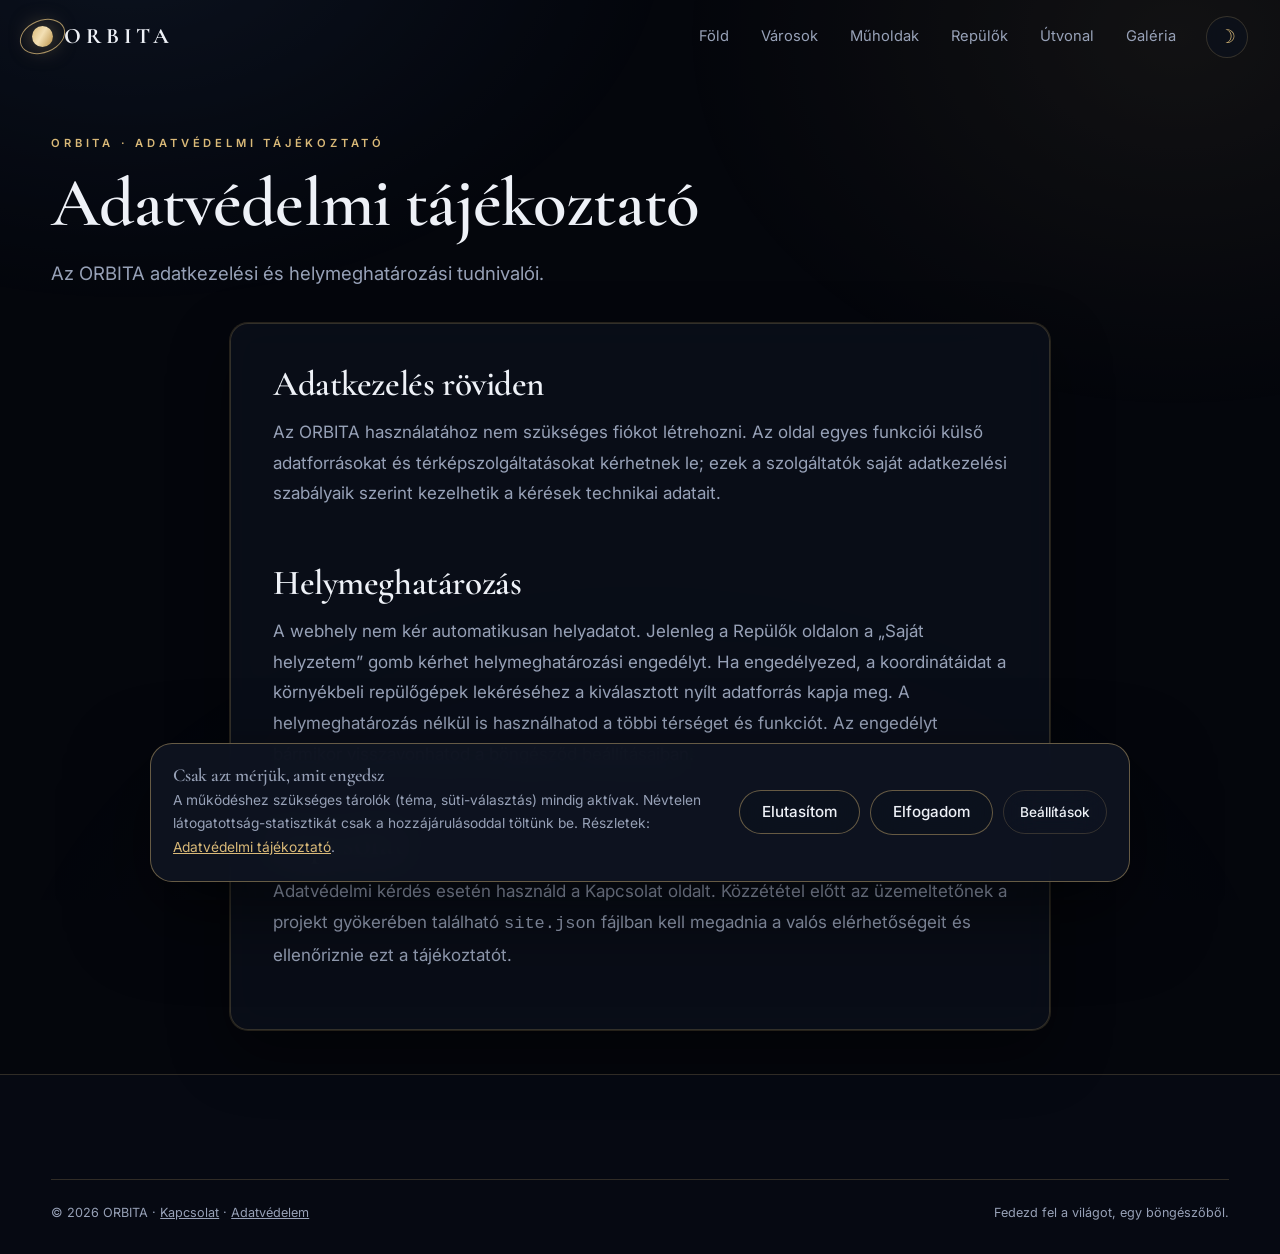
<file: adatvedelem.html>
<!doctype html><html lang="hu" data-theme="dark"><head><meta charset="utf-8"><meta name="viewport" content="width=device-width,initial-scale=1"><meta name="description" content="Az ORBITA adatkezelési és helymeghatározási tudnivalói."><meta name="theme-color" content="#04060c"><title>Adatvédelmi tájékoztató – ORBITA</title><link rel="icon" href="favicon.svg" type="image/svg+xml"><link rel="stylesheet" href="style.css"><link rel="preconnect" href="https://fonts.googleapis.com"><link href="https://fonts.googleapis.com/css2?family=Cormorant+Garamond:wght@500;600;700&family=Inter:wght@400;500;600;700&display=swap" rel="stylesheet"></head><body>
<header class="nav"><a class="brand" href="index.html"><span class="brand-mark"></span>ORBITA</a><nav class="nav-links" aria-label="Főmenü"><a href="fold.html">Föld</a><a href="varosok.html">Városok</a><a href="muholdak.html">Műholdak</a><a href="repulok.html">Repülők</a><a href="utvonal.html">Útvonal</a><a href="galeria.html">Galéria</a></nav><div class="nav-act"><button class="icon-btn" data-theme-toggle aria-label="Téma váltása" type="button"></button><button class="burger" aria-label="Menü megnyitása" aria-expanded="false" type="button"><span></span><span></span><span></span></button></div></header><div class="drawer" id="drawer"><a href="index.html">Főoldal</a><a href="fold.html">Föld</a><a href="varosok.html">Városok</a><a href="muholdak.html">Műholdak</a><a href="repulok.html">Repülők</a><a href="utvonal.html">Útvonal</a><a href="galeria.html">Galéria</a><a href="kapcsolat.html">Kapcsolat</a></div>
<main id="main"><section class="page-head"><div class="wrap"><p class="kick">ORBITA · Adatvédelmi tájékoztató</p><h1>Adatvédelmi tájékoztató</h1><p class="lead">Az ORBITA adatkezelési és helymeghatározási tudnivalói.</p><div class="card mt2 legal-content"><h2>Adatkezelés röviden</h2><p>Az ORBITA használatához nem szükséges fiókot létrehozni. Az oldal egyes funkciói külső adatforrásokat és térképszolgáltatásokat kérhetnek le; ezek a szolgáltatók saját adatkezelési szabályaik szerint kezelhetik a kérések technikai adatait.</p><h2>Helymeghatározás</h2><p>A webhely nem kér automatikusan helyadatot. Jelenleg a Repülők oldalon a „Saját helyzetem” gomb kérhet helymeghatározási engedélyt. Ha engedélyezed, a koordinátáidat a környékbeli repülőgépek lekéréséhez a kiválasztott nyílt adatforrás kapja meg. A helymeghatározás nélkül is használhatod a többi térséget és funkciót. Az engedélyt bármikor visszavonhatod a böngésződ beállításaiban.</p><h2>Kapcsolat</h2><p>Adatvédelmi kérdés esetén használd a <a href="kapcsolat.html">Kapcsolat</a> oldalt. Közzététel előtt az üzemeltetőnek a projekt gyökerében található <code>site.json</code> fájlban kell megadnia a valós elérhetőségeit és ellenőriznie ezt a tájékoztatót.</p></div></div></section></main>
<footer class="footer"><div class="wrap"><div class="fbot"><span>© <span data-year>2026</span> ORBITA · <a href="kapcsolat.html">Kapcsolat</a> · <a href="adatvedelem.html">Adatvédelem</a></span><span>Fedezd fel a világot, egy böngészőből.</span></div></div></footer><script src="config.js"></script>
<script src="app.js"></script></body></html>
</file>
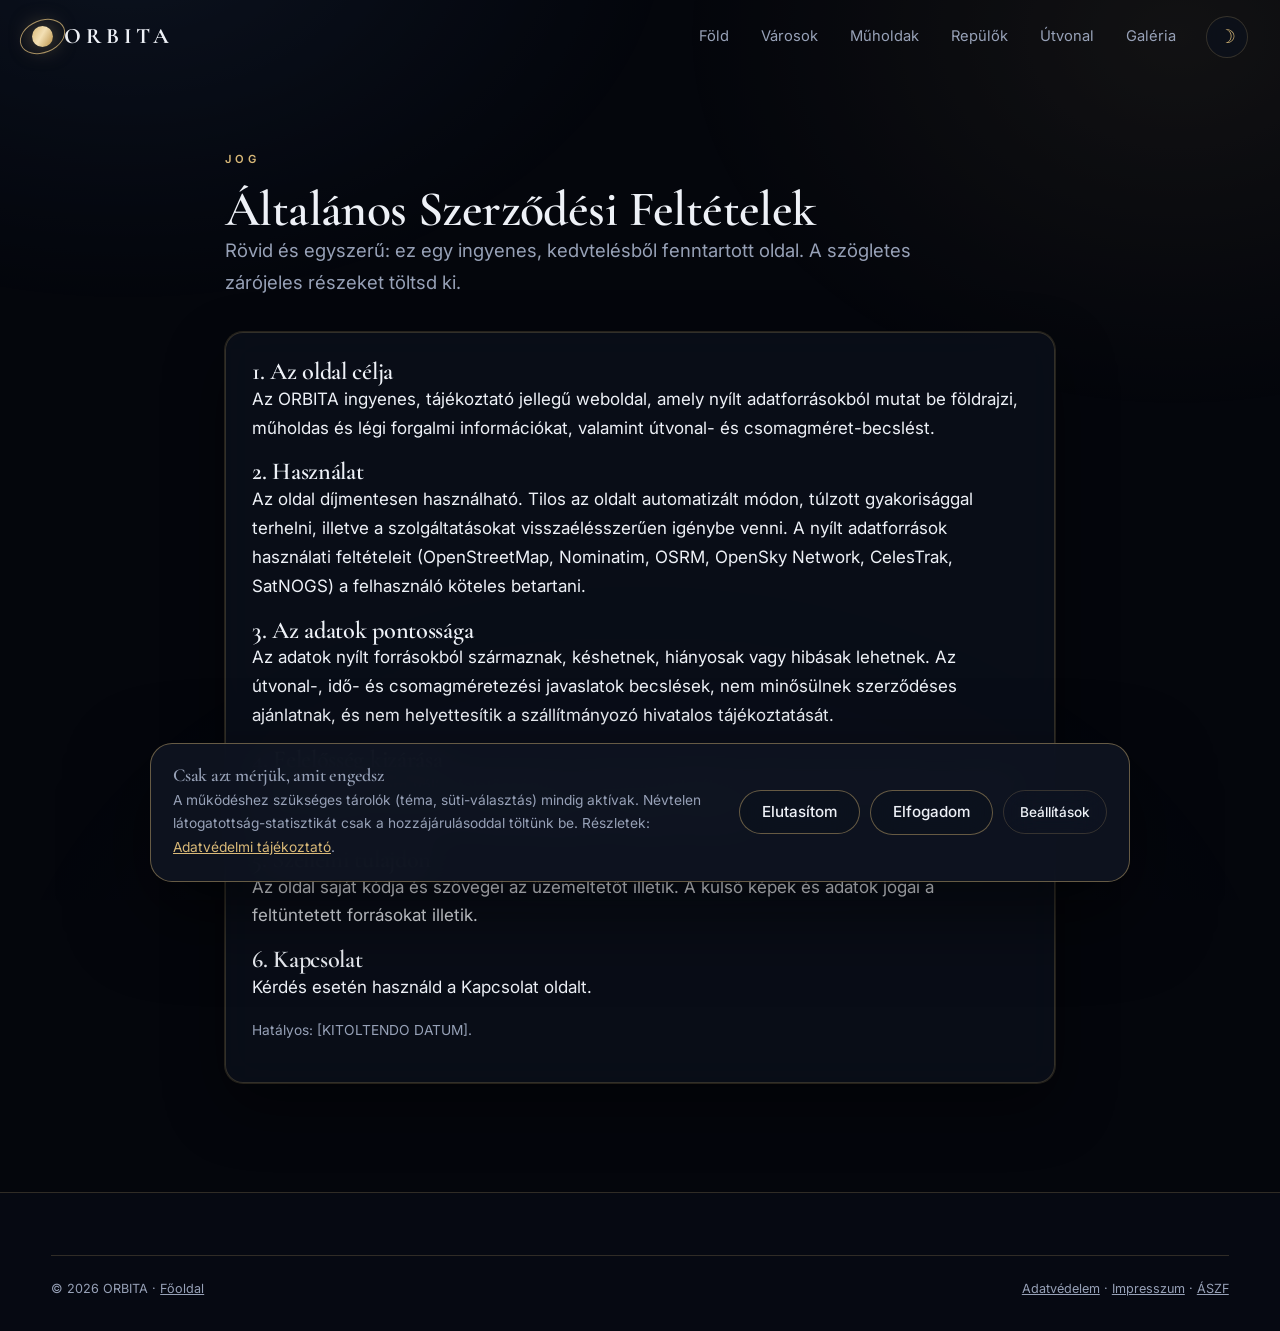
<file: aszf.html>
<!DOCTYPE html>
<html lang="hu" data-theme="dark">
<head>
<meta charset="utf-8">
<meta name="viewport" content="width=device-width,initial-scale=1">
<title>ÁSZF | ORBITA</title>
<meta name="description" content="Az ORBITA weboldal használatának feltételei.">
<meta name="robots" content="index,follow">
<link rel="canonical" href="https://[KITOLTENDO-DOMAIN]/aszf.html">
<link rel="icon" href="favicon.svg" type="image/svg+xml">
<link href="https://fonts.googleapis.com/css2?family=Cormorant+Garamond:wght@400;600;700&family=Inter:wght@300;400;500;600;700&display=swap" rel="stylesheet">
<link rel="stylesheet" href="style.css?v=17">
<script>try{var t=localStorage.getItem('orbita-theme');if(t)document.documentElement.setAttribute('data-theme',t);}catch(e){}</script>
<script src="proxy.js?v=17"></script>
</head>
<body>
<div class="progress"><i></i></div>
<header class="nav">
  <a class="brand" href="index.html"><span class="brand-mark"></span>ORBITA</a>
  <nav class="nav-links" aria-label="Főmenü">
    <a href="fold.html">Föld</a><a href="varosok.html">Városok</a><a href="muholdak.html">Műholdak</a>
    <a href="repulok.html">Repülők</a><a href="utvonal.html">Útvonal</a><a href="galeria.html">Galéria</a>
  </nav>
  <div class="nav-act">
    <button class="icon-btn" data-theme-toggle aria-label="Világos vagy sötét téma" type="button"></button>
    <button class="burger" aria-label="Menü megnyitása" aria-expanded="false" type="button"><span></span><span></span><span></span></button>
  </div>
</header>
<div class="drawer" id="drawer">
  <a href="index.html">Főoldal</a><a href="fold.html">Föld</a><a href="varosok.html">Városok</a>
  <a href="muholdak.html">Műholdak</a><a href="repulok.html">Repülők</a><a href="utvonal.html">Útvonaltervező</a>
  <a href="galeria.html">Galéria</a><a href="#" data-open-consent>Süti-beállítások</a>
</div>
<section style="padding-top:150px">
  <div class="wrap" style="max-width:830px">
    <p class="kick rv">Jog</p>
    <h1 class="rv" style="font-size:clamp(1.9rem,4.2vw,3.1rem)">Általános Szerződési Feltételek</h1>
    <p class="lead rv">Rövid és egyszerű: ez egy ingyenes, kedvtelésből fenntartott oldal. A szögletes zárójeles részeket töltsd ki.</p>
    <div class="card rv mt2">
      <h3>1. Az oldal célja</h3>
      <p>Az ORBITA ingyenes, tájékoztató jellegű weboldal, amely nyílt adatforrásokból mutat be földrajzi, műholdas és légi forgalmi információkat, valamint útvonal- és csomagméret-becslést.</p>

      <h3>2. Használat</h3>
      <p>Az oldal díjmentesen használható. Tilos az oldalt automatizált módon, túlzott gyakorisággal terhelni, illetve a szolgáltatásokat visszaélésszerűen igénybe venni. A nyílt adatforrások használati feltételeit (OpenStreetMap, Nominatim, OSRM, OpenSky Network, CelesTrak, SatNOGS) a felhasználó köteles betartani.</p>

      <h3>3. Az adatok pontossága</h3>
      <p>Az adatok nyílt forrásokból származnak, késhetnek, hiányosak vagy hibásak lehetnek. Az útvonal-, idő- és csomagméretezési javaslatok becslések, nem minősülnek szerződéses ajánlatnak, és nem helyettesítik a szállítmányozó hivatalos tájékoztatását.</p>

      <h3>4. Felelősség kizárása</h3>
      <p>Az üzemeltető nem vállal felelősséget az oldal használatából eredő közvetett károkért, kiesésért vagy elmaradt haszonért. Az oldal „ahogy van” alapon érhető el.</p>

      <h3>5. Szellemi tulajdon</h3>
      <p>Az oldal saját kódja és szövegei az üzemeltetőt illetik. A külső képek és adatok jogai a feltüntetett forrásokat illetik.</p>

      <h3>6. Kapcsolat</h3>
      <p>Kérdés esetén használd a <a href="kapcsolat.html">Kapcsolat</a> oldalt.</p>

      <p class="small muted">Hatályos: [KITOLTENDO DATUM].</p>
    </div>
  </div>
</section>
<footer>
  <div class="wrap">
    <div class="fbot" style="margin-top:0">
      <span>© <span data-year>2026</span> ORBITA · <a href="index.html">Főoldal</a></span>
      <span><a href="adatvedelem.html">Adatvédelem</a> · <a href="impresszum.html">Impresszum</a> · <a href="aszf.html">ÁSZF</a></span>
    </div>
  </div>
</footer>
<script src="config.js"></script>
<script src="app.js?v=17"></script>
</body>
</html>
</file>
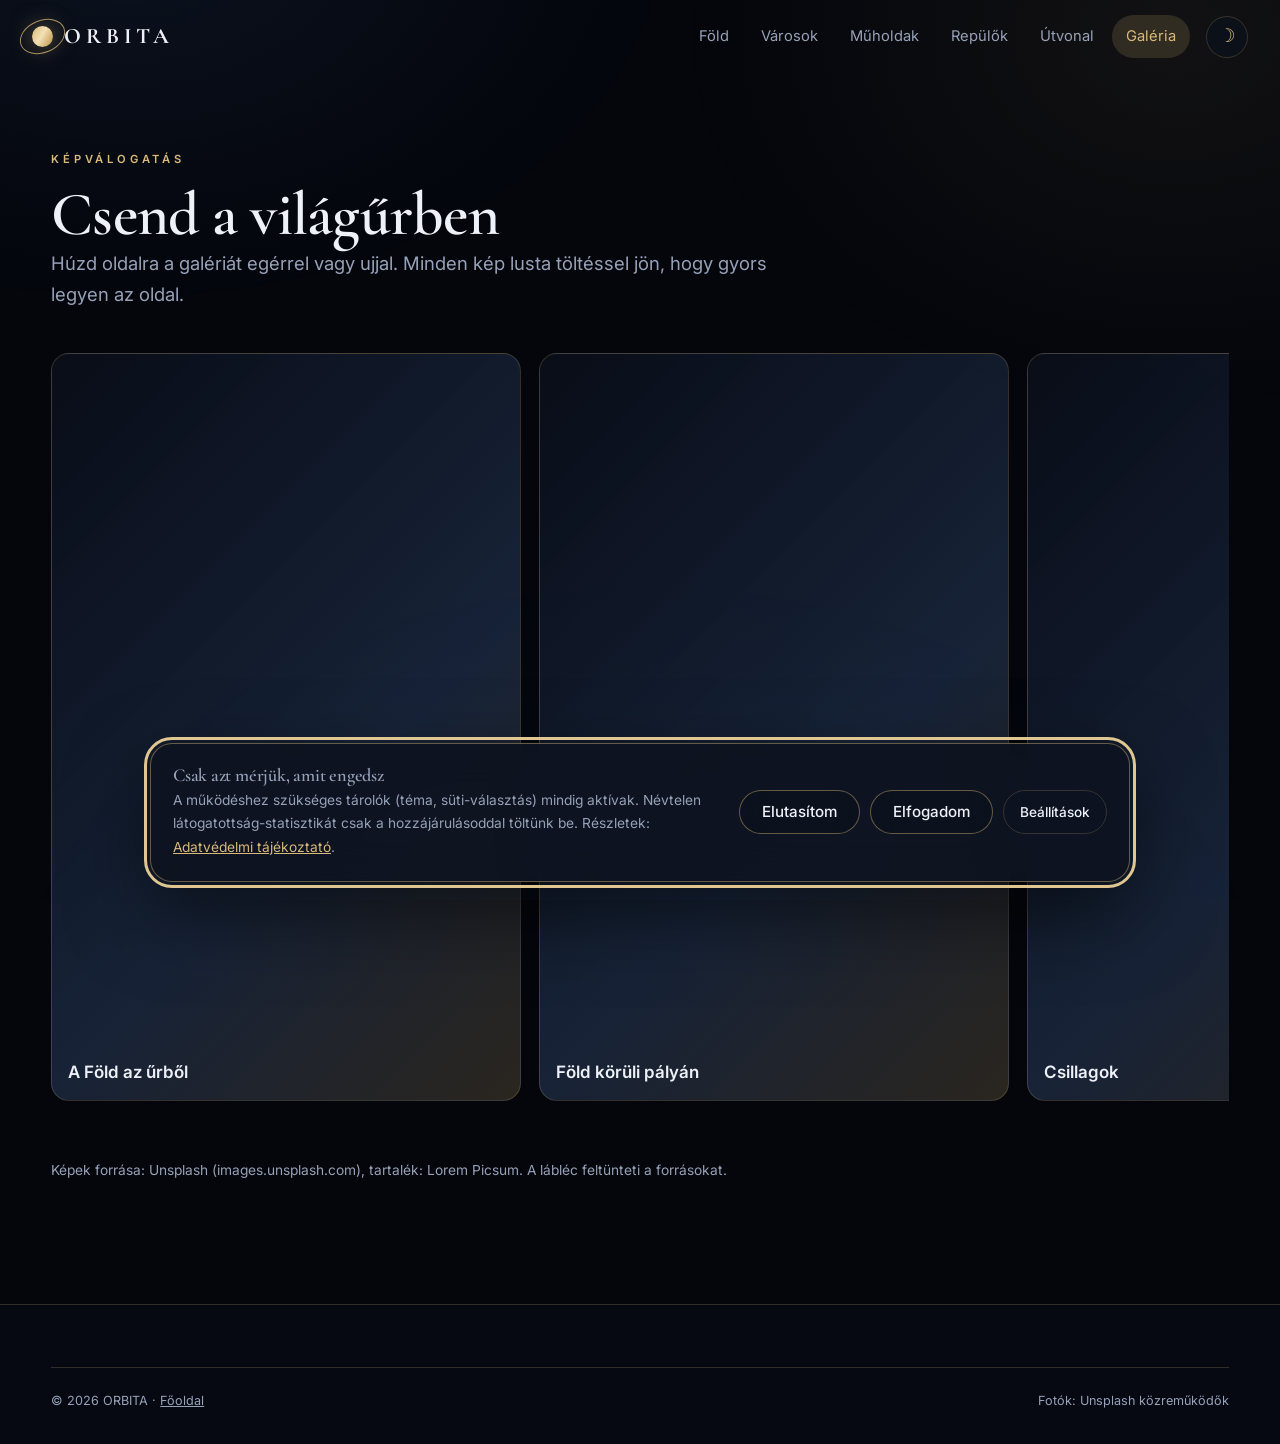
<file: galeria.html>
<!DOCTYPE html>
<html lang="hu" data-theme="dark">
<head>
<meta charset="utf-8">
<meta name="viewport" content="width=device-width,initial-scale=1">
<title>Galéria – űr, bolygók, éjszakai égbolt | ORBITA</title>
<meta name="description" content="Válogatott űr- és égbolt-fotók húzható galériában, lusta betöltéssel. Böngészd egérrel vagy ujjal.">
<link rel="canonical" href="https://[KITOLTENDO-DOMAIN]/galeria.html">
<meta property="og:title" content="Galéria | ORBITA">
<meta property="og:description" content="Űr, bolygók, éjszakai égbolt.">
<meta property="og:image" content="https://images.unsplash.com/photo-1419242902214-272b3f66ee7a?auto=format&fit=crop&w=1200&q=80">
<link rel="icon" href="favicon.svg" type="image/svg+xml">
<link href="https://fonts.googleapis.com/css2?family=Cormorant+Garamond:wght@400;600;700&family=Inter:wght@300;400;500;600;700&display=swap" rel="stylesheet">
<link rel="stylesheet" href="style.css?v=17">
<script>try{var t=localStorage.getItem('orbita-theme');if(t)document.documentElement.setAttribute('data-theme',t);}catch(e){}</script>
<script src="proxy.js?v=17"></script>
</head>
<body>
<div class="progress"><i></i></div>

<header class="nav">
  <a class="brand" href="index.html"><span class="brand-mark"></span>ORBITA</a>
  <nav class="nav-links" aria-label="Főmenü">
    <a href="fold.html">Föld</a><a href="varosok.html">Városok</a><a href="muholdak.html">Műholdak</a>
    <a href="repulok.html">Repülők</a><a href="utvonal.html">Útvonal</a><a class="on" href="galeria.html">Galéria</a>
  </nav>
  <div class="nav-act">
    <button class="icon-btn" data-theme-toggle aria-label="Világos vagy sötét téma" type="button"></button>
    <button class="burger" aria-label="Menü megnyitása" aria-expanded="false" type="button"><span></span><span></span><span></span></button>
  </div>
</header>
<div class="drawer" id="drawer">
  <a href="index.html">Főoldal</a><a href="fold.html">Föld</a><a href="varosok.html">Városok</a>
  <a href="muholdak.html">Műholdak</a><a href="repulok.html">Repülők</a><a href="utvonal.html">Útvonaltervező</a>
  <a href="#" data-open-consent>Süti-beállítások</a>
</div>

<section style="padding-top:150px">
  <div class="wrap">
    <p class="kick rv">Képválogatás</p>
    <h1 class="rv" style="font-size:clamp(2.1rem,4.8vw,3.9rem)">Csend a világűrben</h1>
    <p class="lead rv">Húzd oldalra a galériát egérrel vagy ujjal. Minden kép lusta töltéssel jön, hogy gyors legyen az oldal.</p>

    <div class="hgal mt2" role="region" aria-label="Galéria" tabindex="0">
      <figure><img src="https://images.unsplash.com/photo-1451187580459-43490279c0fa?auto=format&fit=crop&w=1400&q=80" alt="A Föld az űrből, felhőzettel" loading="lazy" onerror="this.src='https://picsum.photos/seed/og1/1400/900'"><figcaption>A Föld az űrből</figcaption></figure>
      <figure><img src="https://images.unsplash.com/photo-1446776811953-b23d57bd21aa?auto=format&fit=crop&w=1400&q=80" alt="Űrhajós a Föld fölött" loading="lazy" onerror="this.src='https://picsum.photos/seed/og2/1400/900'"><figcaption>Föld körüli pályán</figcaption></figure>
      <figure><img src="https://images.unsplash.com/photo-1444703686981-a3abbc4d4fe3?auto=format&fit=crop&w=1400&q=80" alt="Csillagos éjszakai égbolt" loading="lazy" onerror="this.src='https://picsum.photos/seed/og3/1400/900'"><figcaption>Csillagok</figcaption></figure>
      <figure><img src="https://images.unsplash.com/photo-1419242902214-272b3f66ee7a?auto=format&fit=crop&w=1400&q=80" alt="Tejútrendszer" loading="lazy" onerror="this.src='https://picsum.photos/seed/og4/1400/900'"><figcaption>Tejút</figcaption></figure>
      <figure><img src="https://images.unsplash.com/photo-1462331940025-496dfbfc7564?auto=format&fit=crop&w=1400&q=80" alt="Köd a világűrben" loading="lazy" onerror="this.src='https://picsum.photos/seed/og5/1400/900'"><figcaption>Mélyvilág</figcaption></figure>
      <figure><img src="https://images.unsplash.com/photo-1470071459604-3b5ec3a7fe05?auto=format&fit=crop&w=1400&q=80" alt="Ködbeborított hegyvidék" loading="lazy" onerror="this.src='https://picsum.photos/seed/og6/1400/900'"><figcaption>Bolygónk felszíne</figcaption></figure>
      <figure><img src="https://images.unsplash.com/photo-1543722530-d2c3201371e7?auto=format&fit=crop&w=1400&q=80" alt="Csillagközi köd" loading="lazy" onerror="this.src='https://picsum.photos/seed/og7/1400/900'"><figcaption>Köd</figcaption></figure>
      <figure><img src="https://images.unsplash.com/photo-1516849841032-87cbac4d88f7?auto=format&fit=crop&w=1400&q=80" alt="Éjszakai égbolt a horizont fölött" loading="lazy" onerror="this.src='https://picsum.photos/seed/og8/1400/900'"><figcaption>Horizont</figcaption></figure>
    </div>
    <p class="small muted mt2">Képek forrása: Unsplash (images.unsplash.com), tartalék: Lorem Picsum. A lábléc feltünteti a forrásokat.</p>
  </div>
</section>

<footer>
  <div class="wrap">
    <div class="fbot" style="margin-top:0">
      <span>© <span data-year>2026</span> ORBITA · <a href="index.html">Főoldal</a></span>
      <span>Fotók: Unsplash közreműködők</span>
    </div>
  </div>
</footer>

<script src="config.js"></script>
<script src="app.js?v=17"></script>
</body>
</html>
</file>
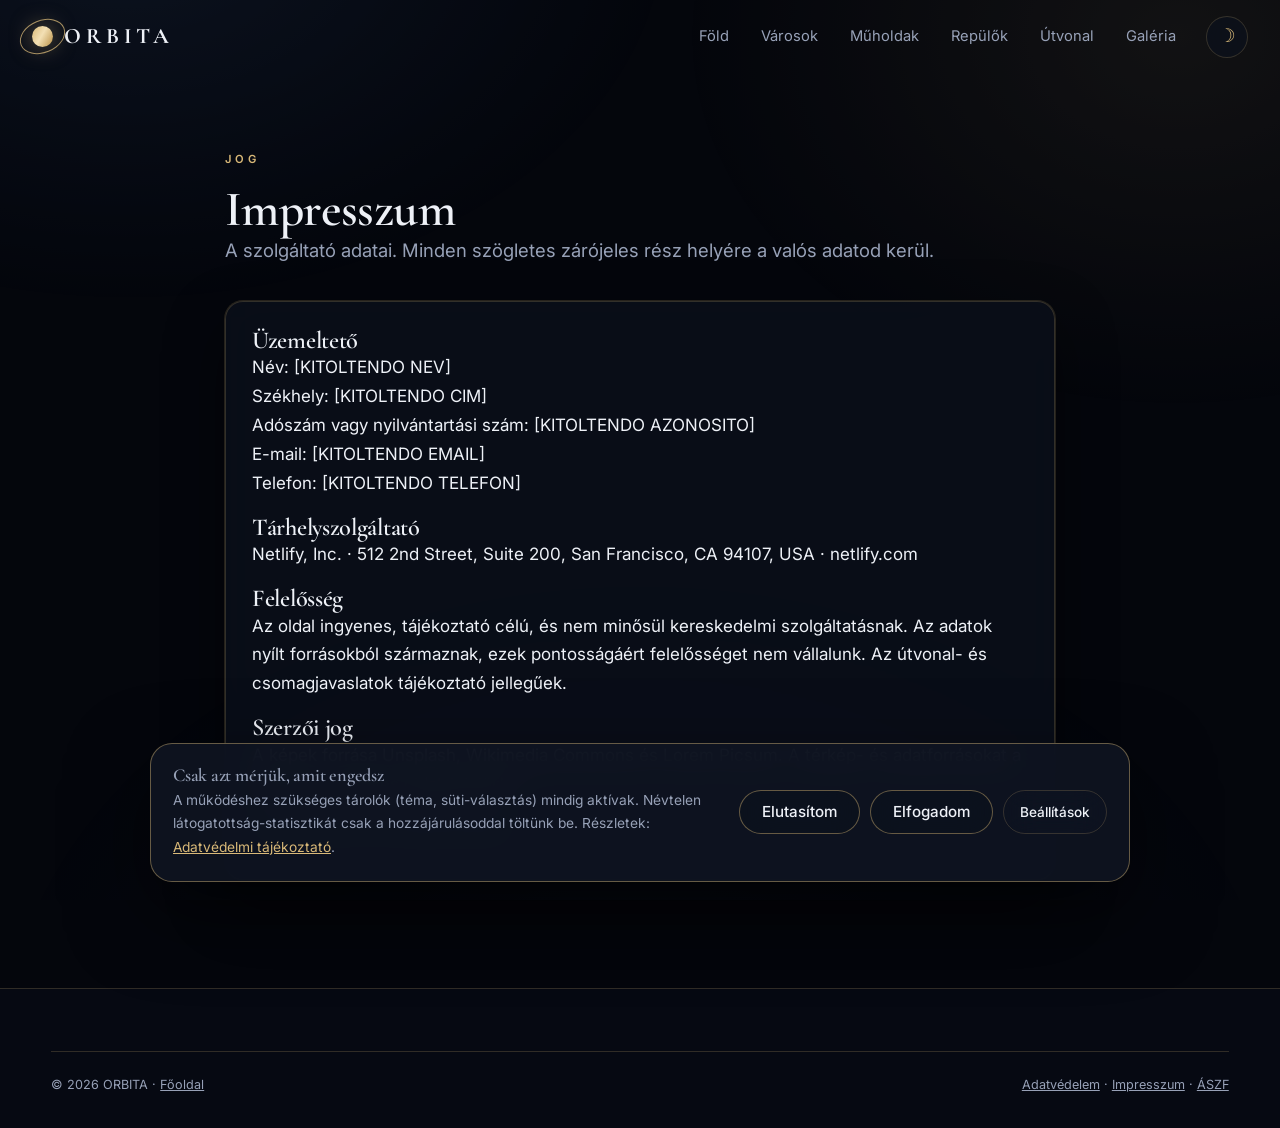
<file: impresszum.html>
<!DOCTYPE html>
<html lang="hu" data-theme="dark">
<head>
<meta charset="utf-8">
<meta name="viewport" content="width=device-width,initial-scale=1">
<title>Impresszum | ORBITA</title>
<meta name="description" content="Az ORBITA weboldal üzemeltetőjének adatai.">
<meta name="robots" content="index,follow">
<link rel="canonical" href="https://[KITOLTENDO-DOMAIN]/impresszum.html">
<link rel="icon" href="favicon.svg" type="image/svg+xml">
<link href="https://fonts.googleapis.com/css2?family=Cormorant+Garamond:wght@400;600;700&family=Inter:wght@300;400;500;600;700&display=swap" rel="stylesheet">
<link rel="stylesheet" href="style.css?v=14">
<script>try{var t=localStorage.getItem('orbita-theme');if(t)document.documentElement.setAttribute('data-theme',t);}catch(e){}</script>
<script src="proxy.js?v=14"></script>
</head>
<body>
<div class="progress"><i></i></div>
<header class="nav">
  <a class="brand" href="index.html"><span class="brand-mark"></span>ORBITA</a>
  <nav class="nav-links" aria-label="Főmenü">
    <a href="fold.html">Föld</a><a href="varosok.html">Városok</a><a href="muholdak.html">Műholdak</a>
    <a href="repulok.html">Repülők</a><a href="utvonal.html">Útvonal</a><a href="galeria.html">Galéria</a>
  </nav>
  <div class="nav-act">
    <button class="icon-btn" data-theme-toggle aria-label="Világos vagy sötét téma" type="button"></button>
    <button class="burger" aria-label="Menü megnyitása" aria-expanded="false" type="button"><span></span><span></span><span></span></button>
  </div>
</header>
<div class="drawer" id="drawer">
  <a href="index.html">Főoldal</a><a href="fold.html">Föld</a><a href="varosok.html">Városok</a>
  <a href="muholdak.html">Műholdak</a><a href="repulok.html">Repülők</a><a href="utvonal.html">Útvonaltervező</a>
  <a href="galeria.html">Galéria</a><a href="#" data-open-consent>Süti-beállítások</a>
</div>
<section style="padding-top:150px">
  <div class="wrap" style="max-width:830px">
    <p class="kick rv">Jog</p>
    <h1 class="rv" style="font-size:clamp(1.9rem,4.2vw,3.1rem)">Impresszum</h1>
    <p class="lead rv">A szolgáltató adatai. Minden szögletes zárójeles rész helyére a valós adatod kerül.</p>
    <div class="card rv mt2">
      <h3>Üzemeltető</h3>
      <p>Név: [KITOLTENDO NEV]<br>
      Székhely: [KITOLTENDO CIM]<br>
      Adószám vagy nyilvántartási szám: [KITOLTENDO AZONOSITO]<br>
      E-mail: [KITOLTENDO EMAIL]<br>
      Telefon: [KITOLTENDO TELEFON]</p>

      <h3>Tárhelyszolgáltató</h3>
      <p>Netlify, Inc. · 512 2nd Street, Suite 200, San Francisco, CA 94107, USA · <a href="https://www.netlify.com" rel="noopener">netlify.com</a></p>

      <h3>Felelősség</h3>
      <p>Az oldal ingyenes, tájékoztató célú, és nem minősül kereskedelmi szolgáltatásnak. Az adatok nyílt forrásokból származnak, ezek pontosságáért felelősséget nem vállalunk. Az útvonal- és csomagjavaslatok tájékoztató jellegűek.</p>

      <h3>Szerzői jog</h3>
      <p>A képek forrása Unsplash, Wikimedia Commons és Lorem Picsum. A térkép- és adatforrásokat a lábléc és az egyes oldalak jelölik.</p>

      <p class="small muted">Utolsó frissítés: [KITOLTENDO DATUM].</p>
    </div>
  </div>
</section>
<footer>
  <div class="wrap">
    <div class="fbot" style="margin-top:0">
      <span>© <span data-year>2026</span> ORBITA · <a href="index.html">Főoldal</a></span>
      <span><a href="adatvedelem.html">Adatvédelem</a> · <a href="impresszum.html">Impresszum</a> · <a href="aszf.html">ÁSZF</a></span>
    </div>
  </div>
</footer>
<script src="app.js?v=14"></script>
</body>
</html>
</file>
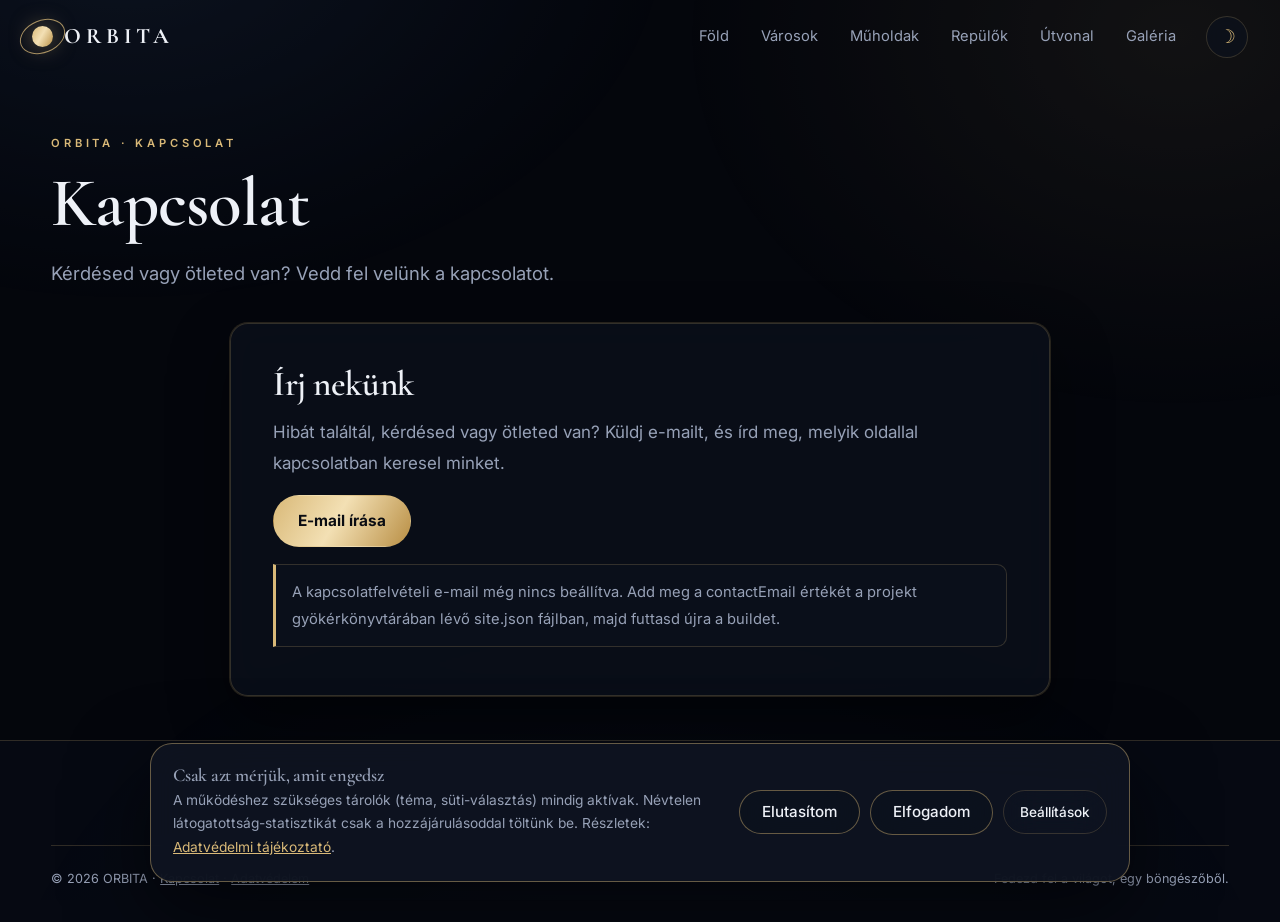
<file: kapcsolat.html>
<!doctype html><html lang="hu" data-theme="dark"><head><meta charset="utf-8"><meta name="viewport" content="width=device-width,initial-scale=1"><meta name="description" content="Kérdésed vagy ötleted van? Vedd fel velünk a kapcsolatot."><meta name="theme-color" content="#04060c"><title>Kapcsolat – ORBITA</title><link rel="icon" href="favicon.svg" type="image/svg+xml"><link rel="stylesheet" href="style.css"><link rel="preconnect" href="https://fonts.googleapis.com"><link href="https://fonts.googleapis.com/css2?family=Cormorant+Garamond:wght@500;600;700&family=Inter:wght@400;500;600;700&display=swap" rel="stylesheet"></head><body>
<header class="nav"><a class="brand" href="index.html"><span class="brand-mark"></span>ORBITA</a><nav class="nav-links" aria-label="Főmenü"><a href="fold.html">Föld</a><a href="varosok.html">Városok</a><a href="muholdak.html">Műholdak</a><a href="repulok.html">Repülők</a><a href="utvonal.html">Útvonal</a><a href="galeria.html">Galéria</a></nav><div class="nav-act"><button class="icon-btn" data-theme-toggle aria-label="Téma váltása" type="button"></button><button class="burger" aria-label="Menü megnyitása" aria-expanded="false" type="button"><span></span><span></span><span></span></button></div></header><div class="drawer" id="drawer"><a href="index.html">Főoldal</a><a href="fold.html">Föld</a><a href="varosok.html">Városok</a><a href="muholdak.html">Műholdak</a><a href="repulok.html">Repülők</a><a href="utvonal.html">Útvonal</a><a href="galeria.html">Galéria</a><a href="kapcsolat.html">Kapcsolat</a></div>
<main id="main"><section class="page-head"><div class="wrap"><p class="kick">ORBITA · Kapcsolat</p><h1>Kapcsolat</h1><p class="lead">Kérdésed vagy ötleted van? Vedd fel velünk a kapcsolatot.</p><div class="card mt2 legal-content"><h2>Írj nekünk</h2><p>Hibát találtál, kérdésed vagy ötleted van? Küldj e-mailt, és írd meg, melyik oldallal kapcsolatban keresel minket.</p><p><a class="btn btn-p btn-lg" href="#email-missing" data-contact-email>E-mail írása</a></p><p class="note" id="contactHint">A kapcsolatfelvételi e-mailt a projekt gazdájának a <code>site.json</code> fájlban kell beállítania. A gomb ezt követően közvetlenül megnyitja az e-mail alkalmazásodat.</p></div></div></section></main>
<footer class="footer"><div class="wrap"><div class="fbot"><span>© <span data-year>2026</span> ORBITA · <a href="kapcsolat.html">Kapcsolat</a> · <a href="adatvedelem.html">Adatvédelem</a></span><span>Fedezd fel a világot, egy böngészőből.</span></div></div></footer><script src="config.js"></script>
<script src="app.js"></script></body></html>
</file>
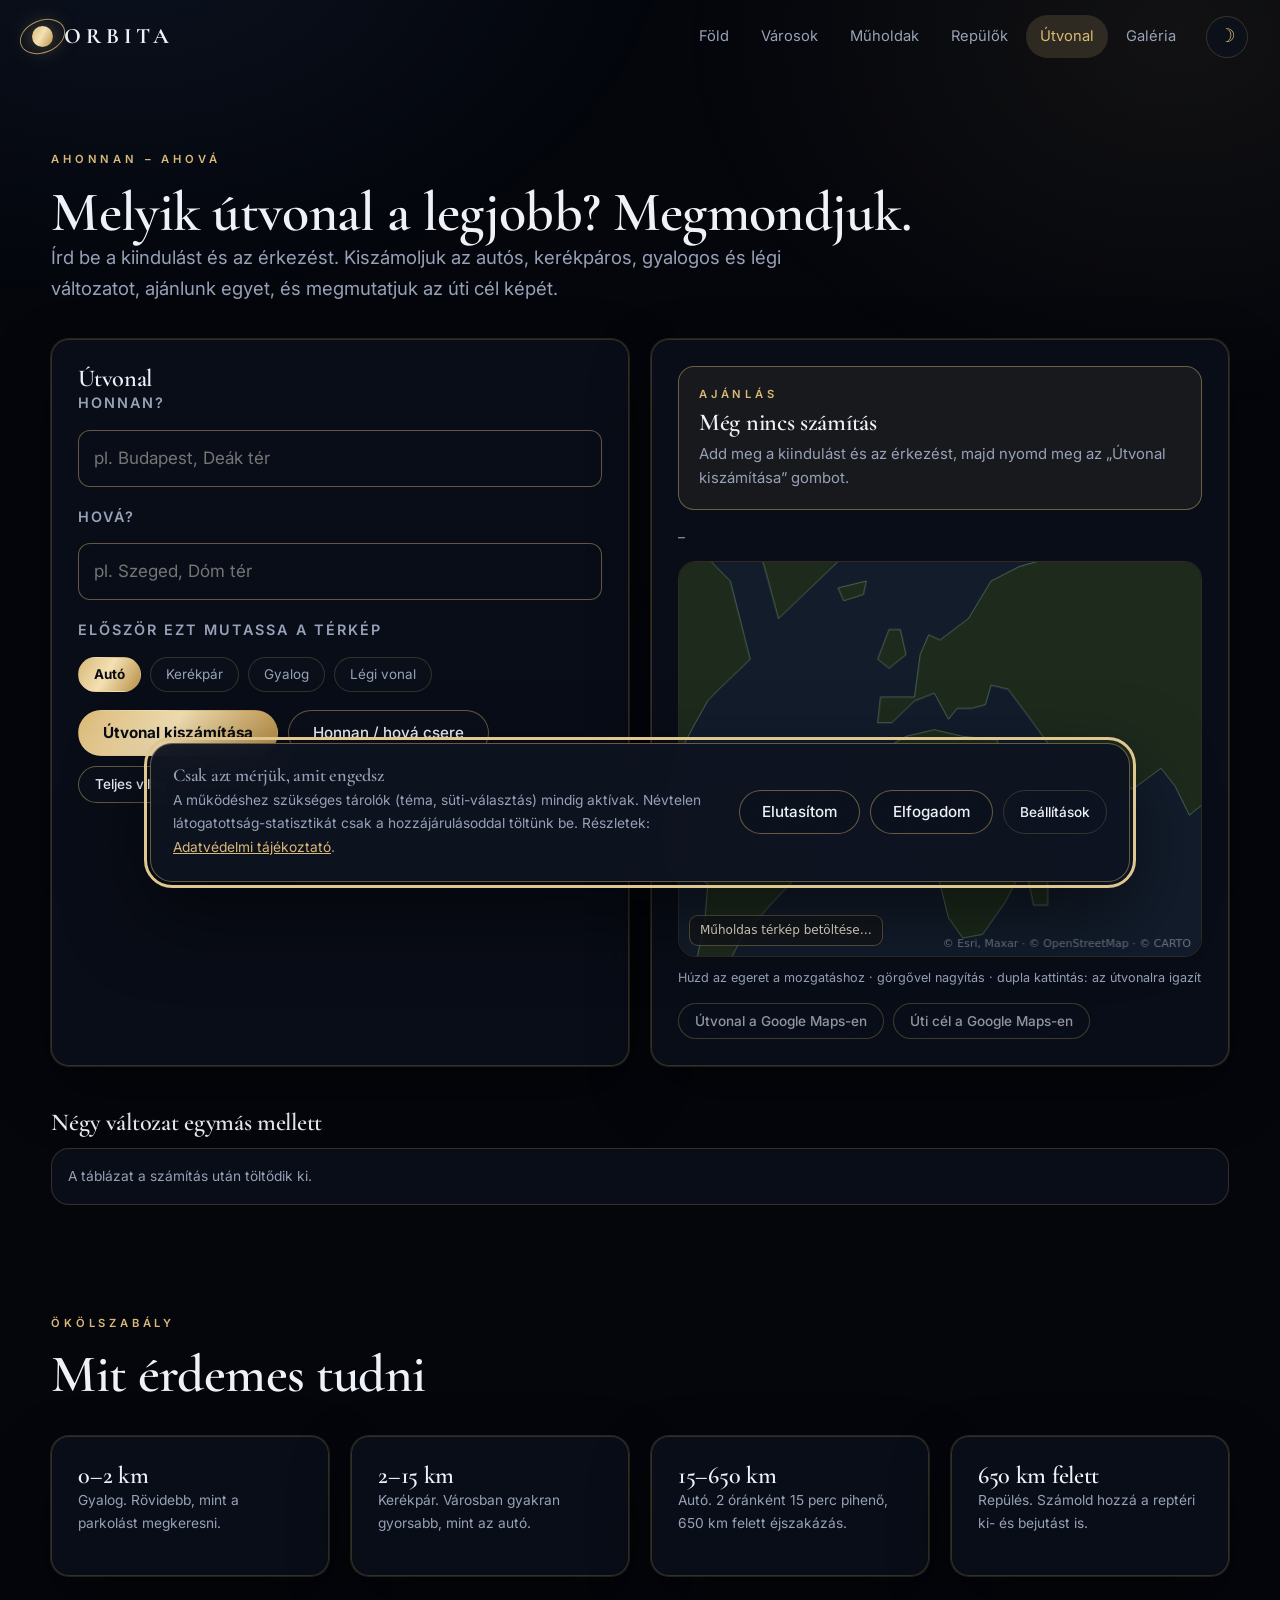
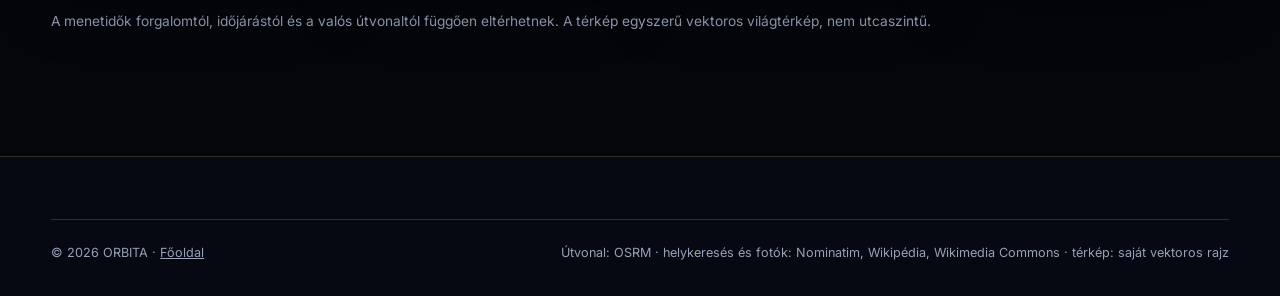
<file: utvonal.html>
<!DOCTYPE html>
<html lang="hu" data-theme="dark">
<head>
<meta charset="utf-8">
<meta name="viewport" content="width=device-width,initial-scale=1">
<title>Útvonaltervező és utazási ajánló | ORBITA</title>
<meta name="description" content="Tervezz útvonalat autóval, kerékpárral, gyalog vagy légi vonalon. Az ORBITA kiszámolja mind a négy változatot, megmondja, melyiket érdemes választani, és megmutatja az úti cél képét.">
<link rel="canonical" href="https://[KITOLTENDO-DOMAIN]/utvonal.html">
<meta property="og:title" content="Útvonaltervező és utazási ajánló | ORBITA">
<meta property="og:description" content="Autó, kerékpár, gyalog vagy légi vonal – azonnali ajánlással.">
<meta property="og:image" content="https://images.unsplash.com/photo-1470071459604-3b5ec3a7fe05?auto=format&fit=crop&w=1200&q=80">
<link rel="icon" href="favicon.svg" type="image/svg+xml">
<link href="https://fonts.googleapis.com/css2?family=Cormorant+Garamond:wght@400;600;700&family=Inter:wght@300;400;500;600;700&display=swap" rel="stylesheet">
<link rel="stylesheet" href="style.css?v=17">
<style>
  .recbox{border:1px solid var(--line2);border-radius:16px;padding:18px 20px;margin-bottom:16px;
          background:rgba(217,185,120,.07)}
  .recbox h3{margin-bottom:8px}
  .recline{margin:0;font-size:.93rem;color:var(--mute);line-height:1.6}
  .tbl tr.rec td{background:rgba(217,185,120,.13)}
  #cmpwrap{margin-top:44px}
  .owmap{position:relative;border-radius:18px;overflow:hidden;border:1px solid var(--line);
         height:clamp(280px,44svh,500px);min-height:280px;background:#04070e}
  .owmap canvas{display:block;width:100%;height:100%;touch-action:none;cursor:grab}
  .owhint{margin:10px 0 0;font-size:.79rem;color:var(--mute)}
  .dest{margin-top:16px;border-top:1px solid var(--line);padding-top:16px}
  .dest h3{margin-bottom:10px}
  .destimg{width:100%;height:180px;object-fit:cover;border-radius:14px;border:1px solid var(--line);
           background:var(--bg2);margin-bottom:12px}
</style>
<script>try{var t=localStorage.getItem('orbita-theme');if(t)document.documentElement.setAttribute('data-theme',t);}catch(e){}</script>
<script type="application/ld+json">
{"@context":"https://schema.org","@type":"WebApplication","name":"ORBITA Útvonaltervező","applicationCategory":"TravelApplication","operatingSystem":"Web","inLanguage":"hu","offers":{"@type":"Offer","price":"0","priceCurrency":"HUF"}}
</script>
<script src="proxy.js?v=17"></script>
</head>
<body>
<div class="progress"><i></i></div>

<header class="nav">
  <a class="brand" href="index.html"><span class="brand-mark"></span>ORBITA</a>
  <nav class="nav-links" aria-label="Főmenü">
    <a href="fold.html">Föld</a><a href="varosok.html">Városok</a><a href="muholdak.html">Műholdak</a>
    <a href="repulok.html">Repülők</a><a class="on" href="utvonal.html">Útvonal</a><a href="galeria.html">Galéria</a>
  </nav>
  <div class="nav-act">
    <button class="icon-btn" data-theme-toggle aria-label="Világos vagy sötét téma" type="button"></button>
    <button class="burger" aria-label="Menü megnyitása" aria-expanded="false" type="button"><span></span><span></span><span></span></button>
  </div>
</header>
<div class="drawer" id="drawer">
  <a href="index.html">Főoldal</a><a href="fold.html">Föld</a><a href="varosok.html">Városok</a>
  <a href="muholdak.html">Műholdak</a><a href="repulok.html">Repülők</a><a href="galeria.html">Galéria</a>
  <a href="#" data-open-consent>Süti-beállítások</a>
</div>

<section style="padding-top:150px">
  <div class="wrap">
    <p class="kick rv">Ahonnan – ahová</p>
    <h1 class="rv" style="font-size:clamp(2rem,4.4vw,3.5rem)">Melyik útvonal a legjobb? Megmondjuk.</h1>
    <p class="lead rv">Írd be a kiindulást és az érkezést. Kiszámoljuk az autós, kerékpáros, gyalogos és légi változatot, ajánlunk egyet, és megmutatjuk az úti cél képét.</p>

    <div class="grid g2 mt2">
      <div class="card rv rv-l">
        <h3>Útvonal</h3>
        <div class="field">
          <label for="from">Honnan?</label>
          <input id="from" name="orbita_from" type="text" autocomplete="one-time-code"
                 placeholder="pl. Budapest, Deák tér" role="combobox" aria-expanded="false" aria-controls="acF" aria-autocomplete="list">
          <div class="ac" id="acF"></div>
          <div class="err">Válassz egy találatot a listából.</div>
        </div>
        <div class="field">
          <label for="to">Hová?</label>
          <input id="to" name="orbita_to" type="text" autocomplete="one-time-code"
                 placeholder="pl. Szeged, Dóm tér" role="combobox" aria-expanded="false" aria-controls="acT" aria-autocomplete="list">
          <div class="ac" id="acT"></div>
          <div class="err">Válassz egy találatot a listából.</div>
        </div>

        <div class="field">
          <label>Először ezt mutassa a térkép</label>
          <div class="pkglist" id="modes" style="margin-bottom:0">
            <button class="chip on" data-m="car" type="button">Autó</button>
            <button class="chip" data-m="bike" type="button">Kerékpár</button>
            <button class="chip" data-m="foot" type="button">Gyalog</button>
            <button class="chip" data-m="air" type="button">Légi vonal</button>
          </div>
        </div>

        <div style="display:flex;gap:10px;flex-wrap:wrap;margin-top:16px">
          <button class="btn btn-p" id="go" type="button">Útvonal kiszámítása</button>
          <button class="btn" id="swap" type="button">Honnan / hová csere</button>
          <button class="btn btn-s" id="fit" type="button">Teljes világ</button>
        </div>
      </div>

      <div class="card rv rv-r">
        <div class="recbox">
          <p class="kick" style="margin-bottom:6px">Ajánlás</p>
          <h3 id="rec-title">Még nincs számítás</h3>
          <p class="recline" id="rec-why">Add meg a kiindulást és az érkezést, majd nyomd meg az „Útvonal kiszámítása” gombot.</p>
        </div>

        <p id="sum" class="muted small" style="margin:0 0 12px">–</p>

        <div class="owmap" id="map"></div>
        <p class="owhint" id="mapinfo">Húzd az egeret a mozgatáshoz · görgővel nagyítás · dupla kattintás: az útvonalra igazít</p>

        <div style="display:flex;gap:9px;flex-wrap:wrap;margin-top:14px">
          <a class="btn btn-s" id="gdir" href="#" aria-disabled="true" target="_blank" rel="noopener">Útvonal a Google Maps-en</a>
          <a class="btn btn-s" id="gplace" href="#" aria-disabled="true" target="_blank" rel="noopener">Úti cél a Google Maps-en</a>
        </div>

        <div class="dest" id="dest" hidden>
          <h3 id="destname">Az úti cél</h3>
          <img class="destimg" id="destimg" alt="" hidden loading="lazy">
          <p class="small muted" id="desttext"></p>
        </div>
      </div>
    </div>

    <div id="cmpwrap" class="rv">
      <h3 style="margin-bottom:12px">Négy változat egymás mellett</h3>
      <div class="tblwrap" style="max-height:none">
        <table class="tbl" id="cmp" hidden>
          <thead><tr><th>Mód</th><th>Távolság</th><th>Menetidő</th><th></th></tr></thead>
          <tbody></tbody>
        </table>
        <p class="muted small" id="cmpempty" style="padding:16px;margin:0">A táblázat a számítás után töltődik ki.</p>
      </div>
    </div>
  </div>
</section>

<section style="padding-top:0">
  <div class="wrap">
    <p class="kick rv">Ökölszabály</p>
    <h2 class="rv">Mit érdemes tudni</h2>
    <div class="grid g4 mt2" data-stagger>
      <div class="card rv"><h3>0–2 km</h3><p class="muted small">Gyalog. Rövidebb, mint a parkolást megkeresni.</p></div>
      <div class="card rv"><h3>2–15 km</h3><p class="muted small">Kerékpár. Városban gyakran gyorsabb, mint az autó.</p></div>
      <div class="card rv"><h3>15–650 km</h3><p class="muted small">Autó. 2 óránként 15 perc pihenő, 650 km felett éjszakázás.</p></div>
      <div class="card rv"><h3>650 km felett</h3><p class="muted small">Repülés. Számold hozzá a reptéri ki- és bejutást is.</p></div>
    </div>
    <p class="small muted mt2">A menetidők forgalomtól, időjárástól és a valós útvonaltól függően eltérhetnek. A térkép egyszerű vektoros világtérkép, nem utcaszintű.</p>
  </div>
</section>

<footer>
  <div class="wrap">
    <div class="fbot" style="margin-top:0">
      <span>© <span data-year>2026</span> ORBITA · <a href="index.html">Főoldal</a></span>
      <span>Útvonal: OSRM · helykeresés és fotók: Nominatim, Wikipédia, Wikimedia Commons · térkép: saját vektoros rajz</span>
    </div>
  </div>
</footer>

<script src="config.js"></script>
<script src="app.js?v=17"></script>
<script src="owmap.js?v=17"></script>
<script>
(function () {
  'use strict';
  var $ = function (s) { return document.querySelector(s); };

  function esc(s) {
    return String(s == null ? '' : s).replace(/[&<>"]/g, function (m) {
      return { '&': '&amp;', '<': '&lt;', '>': '&gt;', '"': '&quot;' }[m];
    });
  }
  function fmt(h) {
    var mm = Math.round(h * 60);
    if (mm < 1) return '1 percnél kevesebb';
    if (mm < 60) return mm + ' perc';
    var hh = Math.floor(mm / 60), r = mm % 60;
    return hh + ' óra' + (r ? ' ' + r + ' perc' : '');
  }
  function km(d) { return d.toFixed(d < 10 ? 1 : 0).replace('.', ',') + ' km'; }

  var M = ORBITA.Map($('#map'), {
    label: 'Útvonal térkép',
    empty: 'Add meg az útvonalat, és itt jelenik meg.'
  });
  window.addEventListener('load', function () { setTimeout(function () { M.refresh(); }, 150); });

  /* ---------- úti cél fotó ---------- */
  var photoCache = {}, pseq = 0;
  function norm(s) { return String(s || '').toLowerCase().normalize('NFD').replace(/[\u0300-\u036f]/g, ''); }
  function wikiGeo(p, lang) {
    var u = 'https://' + lang + '.wikipedia.org/w/api.php?action=query&format=json&origin=*' +
      '&generator=geosearch&ggscoord=' + p.lat + '%7C' + p.lon + '&ggsradius=12000&ggslimit=8' +
      '&prop=pageimages|extracts&piprop=thumbnail&pithumbsize=1100&exintro=1&explaintext=1&exsentences=2';
    return fetch(u).then(function (r) { return r.ok ? r.json() : null; }).catch(function () { return null; }).then(function (j) {
      if (!j || !j.query || !j.query.pages) return null;
      var arr = Object.keys(j.query.pages).map(function (k) { return j.query.pages[k]; });
      var withImg = arr.filter(function (x) { return x.thumbnail && x.thumbnail.source; });
      if (!withImg.length) return null;
      return { img: withImg[0].thumbnail.source, text: withImg[0].extract || '', title: withImg[0].title, lang: lang };
    });
  }
  function wikiSummary(p, lang) {
    var u = 'https://' + lang + '.wikipedia.org/api/rest_v1/page/summary/' +
      encodeURIComponent(String(p.name).replace(/ /g, '_')) + '?redirect=true';
    return fetch(u).then(function (r) { return r.ok ? r.json() : null; }).catch(function () { return null; }).then(function (j) {
      if (!j || !j.thumbnail || !j.thumbnail.source) return null;
      return { img: j.thumbnail.source.replace(/\/\d+px-/, '/1000px-'), text: j.extract || '', title: j.title, lang: lang };
    });
  }
  function commonsGeo(p) {
    var u = 'https://commons.wikimedia.org/w/api.php?action=query&format=json&origin=*' +
      '&generator=geosearch&ggscoord=' + p.lat + '%7C' + p.lon +
      '&ggsradius=12000&ggslimit=6&ggsnamespace=6&prop=imageinfo&iiprop=url&iiurlwidth=1100';
    return fetch(u).then(function (r) { return r.ok ? r.json() : null; }).catch(function () { return null; }).then(function (j) {
      if (!j || !j.query || !j.query.pages) return null;
      var arr = Object.keys(j.query.pages).map(function (k) { return j.query.pages[k]; })
        .filter(function (x) { return x.imageinfo && x.imageinfo[0] && x.imageinfo[0].thumburl; });
      if (!arr.length) return null;
      return { img: arr[0].imageinfo[0].thumburl, text: '', title: '', lang: '' };
    });
  }
  function loadDest(p) {
    var key = norm(p.name) + '|' + p.lat.toFixed(2);
    var id = ++pseq;
    $('#dest').hidden = false;
    $('#destname').textContent = p.name;
    $('#destimg').hidden = true;
    $('#destimg').removeAttribute('src');
    $('#desttext').textContent = 'Fotó betöltése…';
    if (photoCache[key] !== undefined) { paintDest(photoCache[key], id, p); return; }
    wikiGeo(p, 'hu')
      .then(function (r) { return r || wikiGeo(p, 'en'); })
      .then(function (r) { return r || wikiSummary(p, 'hu'); })
      .then(function (r) { return r || wikiSummary(p, 'en'); })
      .then(function (r) { return r || commonsGeo(p); })
      .then(function (r) { photoCache[key] = r || null; paintDest(photoCache[key], id, p); })
      .catch(function () { photoCache[key] = null; paintDest(null, id, p); });
  }
  function paintDest(r, id, p) {
    if (id !== pseq) return;
    if (!r || !r.img) {
      $('#desttext').textContent = 'Ehhez a helyhez nem találtam szabad fotót. A Google Maps-en megnézheted.';
      return;
    }
    var img = $('#destimg');
    img.onerror = function () { img.hidden = true; };
    img.src = r.img;
    img.alt = p.name + ' látképe';
    img.hidden = false;
    $('#desttext').textContent = (r.text || '') + (r.text ? ' ' : '') + 'Fotó: Wikipédia / Wikimedia Commons.';
  }

  /* ---------- javaslatlista ---------- */
  var openList = null;
  function autocomplete(input, box) {
    var timer = null, items = [], sel = -1, ctrl = null, lastQ = '';
    function close() {
      box.classList.remove('open');
      input.setAttribute('aria-expanded', 'false');
      if (openList === api) openList = null;
    }
    function open() {
      if (openList && openList !== api) openList.close();
      box.classList.add('open');
      input.setAttribute('aria-expanded', 'true');
      openList = api;
    }
    function draw(list) {
      items = list; sel = -1;
      if (!list.length) { close(); return; }
      box.innerHTML = list.map(function (x, i) {
        return '<button type="button" data-i="' + i + '"><b>' + esc(x.name) + '</b>' +
          (x.detail ? '<small>' + esc(x.detail) + '</small>' : '') + '</button>';
      }).join('');
      open();
    }
    function mark() {
      Array.prototype.forEach.call(box.children, function (b, i) { b.classList.toggle('sel', i === sel); });
    }
    function choose(x) {
      input.value = x.label;
      input.dataset.lat = x.lat;
      input.dataset.lon = x.lon;
      input.dataset.label = x.label;
      input.closest('.field').classList.remove('bad');
      close();
      input.blur();
    }
    var api = { close: close, input: input };
    input.addEventListener('input', function () {
      delete input.dataset.lat; delete input.dataset.lon; delete input.dataset.label;
      var vv = input.value.trim();
      lastQ = vv;
      if (ctrl) ctrl.abort();
      if (vv.length < 3) { close(); return; }
      clearTimeout(timer);
      timer = setTimeout(function () {
        ctrl = (typeof AbortController !== 'undefined') ? new AbortController() : null;
        fetch('https://nominatim.openstreetmap.org/search?format=jsonv2&limit=6&addressdetails=1&accept-language=hu&q=' +
          encodeURIComponent(vv), { signal: ctrl ? ctrl.signal : undefined, headers: { Accept: 'application/json' } })
          .then(function (r) { return r.ok ? r.json() : []; })
          .catch(function () { return []; })
          .then(function (rows) {
            if (input.value.trim() !== lastQ || document.activeElement !== input) return;
            draw(rows.map(function (r) {
              var a = r.address || {};
              var nm = r.name || String(r.display_name || '').split(',')[0];
              var tail = String(r.display_name || '').split(',').slice(1, 3).join(', ').trim() || a.country || '';
              return { name: nm, detail: tail, lat: +r.lat, lon: +r.lon,
                       label: String(r.display_name || '').split(',').slice(0, 3).join(', ') };
            }).filter(function (x) { return x.lat && x.lon; }));
          });
      }, 380);
    });
    input.addEventListener('keydown', function (e) {
      if (e.key === 'ArrowDown') { e.preventDefault(); sel = Math.min(items.length - 1, sel + 1); mark(); }
      else if (e.key === 'ArrowUp') { e.preventDefault(); sel = Math.max(0, sel - 1); mark(); }
      else if (e.key === 'Enter') { e.preventDefault(); var pick = items[sel] || items[0]; if (pick) { choose(pick); run(); } }
      else if (e.key === 'Escape') close();
    });
    input.addEventListener('blur', function () { setTimeout(close, 160); });
    box.addEventListener('mousedown', function (e) { e.preventDefault(); });
    box.addEventListener('click', function (e) {
      var b = e.target.closest('button[data-i]');
      if (b) choose(items[+b.dataset.i]);
    });
    return api;
  }
  autocomplete($('#from'), $('#acF'));
  autocomplete($('#to'), $('#acT'));
  document.addEventListener('click', function (e) {
    if (!e.target.closest('.field') && openList) openList.close();
  });

  /* ---------- módok ---------- */
  var MODES = [
    { k: 'car',  label: 'Autó',       prof: 'car',  speed: 70,  wind: 1.27, gm: 'driving' },
    { k: 'bike', label: 'Kerékpár',   prof: 'bike', speed: 16,  wind: 1.20, gm: 'bicycling' },
    { k: 'foot', label: 'Gyalog',     prof: 'foot', speed: 4.6, wind: 1.18, gm: 'walking' },
    { k: 'air',  label: 'Légi vonal', prof: null,   speed: 850, wind: 1.00, gm: 'driving' }
  ];
  function modeDef(k) { for (var i = 0; i < MODES.length; i++) if (MODES[i].k === k) return MODES[i]; return MODES[0]; }
  var mode = 'car';

  function syncChips() {
    Array.prototype.forEach.call(document.querySelectorAll('#modes .chip'), function (x) {
      x.classList.toggle('on', x.dataset.m === mode);
    });
  }
  $('#modes').addEventListener('click', function (e) {
    var b = e.target.closest('.chip');
    if (!b) return;
    mode = b.dataset.m;
    syncChips();
    if (CURRENT) { render(); updateGoogle(); }
  });

  function updateGoogle() {
    if (!CURRENT) return;
    var A = CURRENT.A, B = CURRENT.B;
    $('#gdir').setAttribute('aria-disabled', 'false');
    $('#gplace').setAttribute('aria-disabled', 'false');
    var gm = modeDef(mode).gm;
    $('#gdir').href = 'https://www.google.com/maps/dir/?api=1&origin=' + A[0].toFixed(5) + ',' + A[1].toFixed(5) +
      '&destination=' + B[0].toFixed(5) + ',' + B[1].toFixed(5) + '&travelmode=' + gm;
    $('#gplace').href = 'https://www.google.com/maps/search/?api=1&query=' + B[0].toFixed(5) + ',' + B[1].toFixed(5);
  }

  /* ---------- geometria ---------- */
  function haversine(a, b) {
    var R = 6371, dLa = (b[0] - a[0]) * Math.PI / 180, dLo = (b[1] - a[1]) * Math.PI / 180;
    var la1 = a[0] * Math.PI / 180, la2 = b[0] * Math.PI / 180;
    var h = Math.sin(dLa / 2) * Math.sin(dLa / 2) +
      Math.cos(la1) * Math.cos(la2) * Math.sin(dLo / 2) * Math.sin(dLo / 2);
    return 2 * R * Math.asin(Math.min(1, Math.sqrt(h)));
  }
  function gcLine(a, b, n) {
    var out = [];
    var la1 = a[0] * Math.PI / 180, lo1 = a[1] * Math.PI / 180;
    var la2 = b[0] * Math.PI / 180, lo2 = b[1] * Math.PI / 180;
    var d = 2 * Math.asin(Math.min(1, Math.sqrt(
      Math.sin((la2 - la1) / 2) * Math.sin((la2 - la1) / 2) +
      Math.cos(la1) * Math.cos(la2) * Math.sin((lo2 - lo1) / 2) * Math.sin((lo2 - lo1) / 2))));
    if (d < 1e-9) return [a, b];
    for (var i = 0; i <= n; i++) {
      var f = i / n;
      var A = Math.sin((1 - f) * d) / Math.sin(d), B = Math.sin(f * d) / Math.sin(d);
      var x = A * Math.cos(la1) * Math.cos(lo1) + B * Math.cos(la2) * Math.cos(lo2);
      var y = A * Math.cos(la1) * Math.sin(lo1) + B * Math.cos(la2) * Math.sin(lo2);
      var z = A * Math.sin(la1) + B * Math.sin(la2);
      out.push([Math.atan2(z, Math.sqrt(x * x + y * y)) * 180 / Math.PI, Math.atan2(y, x) * 180 / Math.PI]);
    }
    return out;
  }

  /* ---------- OSRM ---------- */
  function osrm(prof, A, B) {
    var url = 'https://routing.openstreetmap.de/routed-' + prof + '/route/v1/driving/' +
      A[1] + ',' + A[0] + ';' + B[1] + ',' + B[0] + '?overview=full&geometries=geojson';
    return fetch(url)
      .then(function (r) { if (!r.ok) throw new Error('http'); return r.json(); })
      .then(function (j) {
        if (!j.routes || !j.routes[0]) throw new Error('noroute');
        var r0 = j.routes[0];
        return { d: r0.distance / 1000, h: r0.duration / 3600, est: false,
                 pts: r0.geometry.coordinates.map(function (c) { return [c[1], c[0]]; }) };
      })
      .catch(function () { return null; });
  }

  /* ---------- ajánlás ---------- */
  function recommend(d) {
    var pick, why, tip = '';
    if (d < 1.6) { pick = 'foot'; why = 'Séta: ilyen rövid távon ez a leggyorsabb, nincs parkolás és kerülő.'; }
    else if (d < 12) { pick = 'bike'; why = 'Kerékpár: városon belül többnyire gyorsabb, mint az autó a forgalom és a parkolás miatt.'; }
    else if (d < 45) { pick = 'car'; why = 'Autó: ezen a távon kényelmes, kerékpárral már fárasztó lenne.'; }
    else if (d < 650) { pick = 'car'; why = 'Autó: egy nap alatt kényelmesen teljesíthető.'; tip = 'Körülbelül 2 óránként iktass be 15 perc pihenőt.'; }
    else { pick = 'air'; why = 'Repülés: ekkora távon töredék idő, autóval több napos út lenne.'; tip = 'Számold hozzá a repterekre ki- és bejutást is, összesen 2-3 órát.'; }
    return { pick: pick, why: why + (tip ? ' ' + tip : '') };
  }

  /* ---------- számítás ---------- */
  var CURRENT = null;

  // A gomb akkor is működjön, ha valaki nem kattintott a javaslatra.
  function geocodeTyped(input) {
    var query = String(input.value || '').trim();
    if (input.dataset.lat && input.dataset.lon) return Promise.resolve(true);
    if (query.length < 2) return Promise.resolve(false);
    return fetch('https://nominatim.openstreetmap.org/search?format=jsonv2&limit=1&addressdetails=1&accept-language=hu&q=' + encodeURIComponent(query), {
      headers: { Accept: 'application/json' }
    }).then(function (r) { return r.ok ? r.json() : []; }).then(function (rows) {
      var x = rows && rows[0];
      if (!x || !isFinite(+x.lat) || !isFinite(+x.lon)) return false;
      var display = String(x.display_name || query);
      input.dataset.lat = String(+x.lat);
      input.dataset.lon = String(+x.lon);
      input.dataset.label = display;
      input.value = display.split(',').slice(0, 3).join(', ');
      input.closest('.field').classList.remove('bad');
      return true;
    }).catch(function () { return false; });
  }

  function run() {
    var a = $('#from'), b = $('#to');
    var oka = a.dataset.lat && a.dataset.lon;
    var okb = b.dataset.lat && b.dataset.lon;
    a.closest('.field').classList.toggle('bad', !oka);
    b.closest('.field').classList.toggle('bad', !okb);
    $('#cmp').hidden = true;
    $('#cmpempty').hidden = false;
    if (!oka || !okb) {
      var go = $('#go'), oldText = go.textContent;
      go.disabled = true;
      go.textContent = 'Helyek keresése…';
      $('#sum').textContent = 'Megpróbálom megkeresni a beírt helyeket…';
      Promise.all([geocodeTyped(a), geocodeTyped(b)]).then(function (ok) {
        if (ok[0] && ok[1]) { run(); return; }
        a.closest('.field').classList.toggle('bad', !ok[0]);
        b.closest('.field').classList.toggle('bad', !ok[1]);
        $('#sum').textContent = 'Nem sikerült mindkét helyet egyértelműen megtalálni.';
        ORBITA.toast('Ellenőrizd a helyneveket. Választhatsz a megjelenő javaslatokból is.', 'bad');
      }).finally(function () { go.disabled = false; go.textContent = oldText; });
      return;
    }
    var A = [+a.dataset.lat, +a.dataset.lon], B = [+b.dataset.lat, +b.dataset.lon];
    var straight = haversine(A, B);
    $('#sum').innerHTML = '<span class="load"></span> Számítás…';

    var jobs = MODES.filter(function (m) { return m.prof && (m.k === 'car' || straight < 420); });

    Promise.all(jobs.map(function (m) { return osrm(m.prof, A, B); })).then(function (list) {
      var res = {};
      MODES.forEach(function (m) {
        if (m.k === 'air') {
          res.air = { d: straight, h: straight / 850 + 0.5, est: false,
                      pts: gcLine(A, B, Math.max(24, Math.min(180, Math.round(straight / 8)))) };
        } else {
          var dd = straight * m.wind;
          res[m.k] = { d: dd, h: dd / m.speed, est: true, pts: null };
        }
      });
      var real = 0;
      jobs.forEach(function (m, i) { if (list[i]) { res[m.k] = list[i]; real++; } });
      CURRENT = {
        A: A, B: B, res: res, straight: straight,
        pa: { lat: A[0], lon: A[1], name: String(a.dataset.label || a.value).split(',')[0] },
        pb: { lat: B[0], lon: B[1], name: String(b.dataset.label || b.value).split(',')[0] }
      };
      render();
      updateGoogle();
      loadDest({ name: CURRENT.pb.name, lat: B[0], lon: B[1] });
      $('#mapinfo').textContent = real
        ? 'Az útvonal az OpenStreetMap úthálózatán fut. Húzd az egeret a mozgatáshoz, görgővel nagyíthatsz.'
        : 'Az útvonal-szolgáltatás most nem elérhető, ezért becsült értékeket mutatok.';
    });
  }

  function drawMap(k) {
    if (!CURRENT) return;
    var r = CURRENT.res[k];
    if (!r) return;
    M.setRoute(r.pts || gcLine(CURRENT.A, CURRENT.B, 80), CURRENT.pa, CURRENT.pb);
  }

  function render() {
    if (!CURRENT) return;
    var res = CURRENT.res, straight = CURRENT.straight;
    var rec = recommend(straight);
    var r = res[mode] || res.car;

    $('#rec-title').textContent = 'Ajánlott: ' + modeDef(rec.pick).label;
    $('#rec-why').textContent = rec.why;

    $('#sum').innerHTML = 'Kiválasztva: <b>' + modeDef(mode).label + '</b> · ' + km(r.d) + ' · ' + fmt(r.h) +
      (r.est ? ' <span class="muted">(becsült)</span>' : '');

    $('#cmp tbody').innerHTML = MODES.map(function (m) {
      var x = res[m.k];
      return '<tr' + (m.k === rec.pick ? ' class="rec"' : '') + '>' +
        '<td>' + m.label + (m.k === rec.pick ? ' <span class="pill">ajánlott</span>' : '') + '</td>' +
        '<td>' + km(x.d) + '</td>' +
        '<td>' + fmt(x.h) + (x.est ? ' <span class="muted small">becsült</span>' : '') + '</td>' +
        '<td><button class="chip" data-show="' + m.k + '" type="button">Térképre</button></td>' +
        '</tr>';
    }).join('');
    $('#cmp').hidden = false;
    $('#cmpempty').hidden = true;

    drawMap(mode);
  }

  $('#cmp tbody').addEventListener('click', function (e) {
    var b = e.target.closest('[data-show]');
    if (!b) return;
    mode = b.dataset.show;
    syncChips();
    render();
    updateGoogle();
  });

  ['#gdir', '#gplace'].forEach(function (sel) { $(sel).addEventListener('click', function (e) { if (this.getAttribute('aria-disabled') === 'true') { e.preventDefault(); ORBITA.toast('Előbb számítsd ki az útvonalat.', 'bad'); } }); });
  $('#go').addEventListener('click', run);
  $('#fit').addEventListener('click', function () { M.world(); });
  $('#swap').addEventListener('click', function () {
    var a = $('#from'), b = $('#to');
    var tv = a.value, tl = a.dataset.label, tla = a.dataset.lat, tlo = a.dataset.lon;
    a.value = b.value; a.dataset.label = b.dataset.label; a.dataset.lat = b.dataset.lat; a.dataset.lon = b.dataset.lon;
    b.value = tv; b.dataset.label = tl; b.dataset.lat = tla; b.dataset.lon = tlo;
    if (CURRENT && a.dataset.lat && b.dataset.lat) run();
  });

  (function () {
    var params = new URLSearchParams(location.search);
    function prefill(sel, val) {
      if (!val) return;
      var parts = String(val).split(',');
      if (parts.length < 3) return;
      var el = $(sel), nm = decodeURIComponent(parts.slice(2).join(','));
      el.dataset.lat = parts[0];
      el.dataset.lon = parts[1];
      el.dataset.label = nm;
      el.value = nm;
    }
    prefill('#from', params.get('from'));
    prefill('#to', params.get('to'));
  })();

  syncChips();
})();
</script>
</body>
</html>
</file>
<file: style.css>
/* ================= ORBITA design system (v17) =================
 *  Egy fájl, minden oldal. Sötét az alap, a világos téma a data-theme="light" alatt él. */
:root{
  --bg:#04060c; --bg2:#090d18;
  --panel:rgba(12,17,28,.72); --panel2:rgba(14,19,32,.95);
  --line:rgba(217,185,120,.20); --line2:rgba(217,185,120,.44);
  --ink:#eef1f7; --mute:#97a1b7; --gold:#d9b978; --gold2:#f3e0b4;
  --accent:#6ea8fe; --ok:#5fd39a; --warn:#ffb454; --bad:#ff6b6b;
  --r:18px; --max:1240px; --navh:68px;
  --sh:0 30px 80px rgba(0,0,0,.55);
  --grad:linear-gradient(120deg,#d9b978,#f3e0b4 46%,#b98f45);
  --glow:0 0 0 1px rgba(217,185,120,.16),0 24px 60px rgba(0,0,0,.45);
  --glass:blur(18px) saturate(1.15);
  --ease:cubic-bezier(.2,.8,.2,1);
  color-scheme:dark;
}
html[data-theme="light"]{
  --bg:#f5f3ee; --bg2:#eae6dc;
  --panel:rgba(255,255,255,.82); --panel2:rgba(255,255,255,.97);
  --line:rgba(122,96,44,.22); --line2:rgba(122,96,44,.44);
  --ink:#12161f; --mute:#5c6478; --gold:#8a6a2f; --gold2:#6b5122;
  --accent:#2f6bd8; --ok:#1f8f5f; --warn:#a86a10; --bad:#c2352f;
  --sh:0 24px 60px rgba(40,33,15,.15);
  --grad:linear-gradient(120deg,#8a6a2f,#c09a45 46%,#6b5122);
  --glow:0 0 0 1px rgba(122,96,44,.14),0 20px 50px rgba(40,33,15,.14);
  color-scheme:light;
}
*{box-sizing:border-box}
[hidden]{display:none!important}
html{scroll-behavior:smooth;-webkit-text-size-adjust:100%;scroll-padding-top:84px}
body{margin:0;background:var(--bg);color:var(--ink);
  font-family:Inter,system-ui,-apple-system,"Segoe UI",Roboto,Helvetica,Arial,sans-serif;
  font-size:17px;line-height:1.7;-webkit-font-smoothing:antialiased;overflow-x:hidden;
  text-rendering:optimizeLegibility}
  body::before{content:"";position:fixed;inset:0;pointer-events:none;z-index:0;opacity:.55;
    background:
    radial-gradient(900px 620px at 10% -8%,rgba(110,168,254,.15),transparent 62%),
    radial-gradient(820px 620px at 92% 4%,rgba(217,185,120,.13),transparent 62%),
    radial-gradient(1100px 820px at 50% 118%,rgba(110,168,254,.09),transparent 62%)}
    html[data-theme="light"] body::before{opacity:.9}
    body.no-scroll{overflow:hidden}
    ::selection{background:rgba(217,185,120,.38);color:inherit}
    img{max-width:100%;display:block}
    a{color:inherit;text-decoration:none}
    button{font:inherit;color:inherit}
    h1,h2,h3,h4{font-family:"Cormorant Garamond",Georgia,"Times New Roman",serif;font-weight:600;
      line-height:1.05;margin:0;letter-spacing:-.012em}
      h1{font-size:clamp(2.5rem,6.6vw,5.2rem)}
      h2{font-size:clamp(1.9rem,4.2vw,3.3rem)}
      h3{font-size:clamp(1.2rem,1.9vw,1.55rem)}
      p{margin:0 0 1em}
      .lead{font-size:clamp(1.01rem,1.45vw,1.2rem);color:var(--mute);max-width:64ch}
      .kick{font-size:.7rem;letter-spacing:.34em;text-transform:uppercase;color:var(--gold);
        font-weight:600;margin:0 0 14px}
        .wrap{width:min(var(--max),92vw);margin-inline:auto;position:relative;z-index:2}
        section{padding:clamp(62px,8.5vw,132px) 0;position:relative;z-index:2}
        .gold{background:var(--grad);-webkit-background-clip:text;background-clip:text;color:transparent}
        .muted{color:var(--mute)}
        .small{font-size:.86rem}
        .center{text-align:center}
        .mt1{margin-top:18px}.mt2{margin-top:34px}
        :focus-visible{outline:2px solid var(--gold);outline-offset:3px;border-radius:9px}
        .sr{position:absolute;width:1px;height:1px;overflow:hidden;clip:rect(0 0 0 0);white-space:nowrap}
        .skip{position:fixed;left:12px;top:-64px;z-index:200;background:var(--gold);color:#0a0c12;
          padding:11px 18px;border-radius:12px;font-weight:700;transition:top .2s}
          .skip:focus{top:12px}
          ::-webkit-scrollbar{width:10px;height:10px}
          ::-webkit-scrollbar-thumb{background:var(--line2);border-radius:9px;border:2px solid transparent;background-clip:content-box}
          ::-webkit-scrollbar-track{background:transparent}

          /* folyamatjelző */
          .progress{position:fixed;top:0;left:0;right:0;height:3px;z-index:70}
          .progress>i{display:block;height:100%;width:100%;transform:scaleX(0);transform-origin:0 50%;background:var(--grad)}

          /* ================= navigáció ================= */
          .nav{position:fixed;top:0;left:0;right:0;z-index:60;display:flex;align-items:center;gap:16px;
            padding:15px min(4vw,32px);transition:background .35s,padding .35s,border-color .35s;
            border-bottom:1px solid transparent}
            .nav.solid{background:rgba(4,6,12,.84);border-bottom-color:var(--line);padding-block:10px;
              -webkit-backdrop-filter:var(--glass);backdrop-filter:var(--glass)}
              html[data-theme="light"] .nav.solid{background:rgba(245,243,238,.88)}
              @supports (background:color-mix(in srgb,red 50%,transparent)){
                .nav.solid{background:color-mix(in srgb,var(--bg) 86%,transparent)}
              }
              .brand{display:flex;align-items:center;gap:11px;font-family:"Cormorant Garamond",serif;font-size:1.38rem;
                letter-spacing:.22em;font-weight:700;margin-right:auto;white-space:nowrap}
                .brand-mark{width:21px;height:21px;border-radius:50%;background:var(--grad);position:relative;
                  box-shadow:0 0 22px rgba(217,185,120,.5);flex:0 0 auto}
                  .brand-mark::after{content:"";position:absolute;inset:-6px -13px;border:1.4px solid var(--gold);
                    border-radius:50%;transform:rotate(-22deg);opacity:.75}
                    .nav-links{display:flex;gap:4px}
                    .nav-links a{padding:9px 14px;border-radius:999px;font-size:.92rem;color:var(--mute);transition:.25s;white-space:nowrap}
                    .nav-links a:hover{color:var(--ink);background:rgba(217,185,120,.12)}
                    .nav-links a.on{color:var(--ink);background:rgba(217,185,120,.16)}
                    .nav-act{display:flex;align-items:center;gap:10px}
                    .icon-btn{width:42px;height:42px;border-radius:50%;border:1px solid var(--line);background:var(--panel);
                      cursor:pointer;display:grid;place-items:center;transition:.25s;
                      -webkit-backdrop-filter:var(--glass);backdrop-filter:var(--glass)}
                      .icon-btn:hover{border-color:var(--line2);transform:translateY(-2px)}
                      .icon-btn::before{content:"\263D";font-size:1.18rem;color:var(--gold);line-height:1}
                      html[data-theme="light"] .icon-btn::before{content:"\2600"}
                      .burger{display:none;width:42px;height:42px;border-radius:50%;border:1px solid var(--line);
                        background:var(--panel);cursor:pointer;flex-direction:column;justify-content:center;align-items:center;gap:5px}
                        .burger span{width:17px;height:1.6px;background:var(--ink);transition:.3s;display:block;border-radius:2px}
                        .burger[aria-expanded="true"] span:nth-child(1){transform:translateY(6.6px) rotate(45deg)}
                        .burger[aria-expanded="true"] span:nth-child(2){opacity:0}
                        .burger[aria-expanded="true"] span:nth-child(3){transform:translateY(-6.6px) rotate(-45deg)}
                        .scrim{position:fixed;inset:0;z-index:64;background:rgba(2,4,9,.55);opacity:0;pointer-events:none;
                          transition:opacity .35s;-webkit-backdrop-filter:blur(3px);backdrop-filter:blur(3px)}
                          .scrim.on{opacity:1;pointer-events:auto}
                          .drawer{position:fixed;inset:0 0 0 auto;width:min(86vw,340px);background:var(--panel2);z-index:65;
                            -webkit-backdrop-filter:var(--glass);backdrop-filter:var(--glass);
                            transform:translateX(103%);visibility:hidden;transition:transform .45s cubic-bezier(.3,.9,.2,1),visibility 0s .45s;
                            display:flex;flex-direction:column;gap:4px;padding:96px 20px 22px;border-left:1px solid var(--line);overflow-y:auto}
                            .drawer.open{transform:none;visibility:visible;transition:transform .45s cubic-bezier(.3,.9,.2,1),visibility 0s}
                            .drawer a{padding:14px 16px;border-radius:14px;font-size:1.04rem;color:var(--mute);border:1px solid transparent}
                            .drawer a:hover,.drawer a.on{color:var(--ink);background:rgba(217,185,120,.1);border-color:var(--line)}

                            /* ================= gombok ================= */
                            .btn{display:inline-flex;align-items:center;justify-content:center;gap:9px;padding:13px 24px;
                              border-radius:999px;border:1px solid var(--line2);background:var(--panel);cursor:pointer;
                              font-size:.95rem;font-weight:500;transition:.28s cubic-bezier(.3,.9,.2,1);white-space:nowrap;
                              -webkit-backdrop-filter:var(--glass);backdrop-filter:var(--glass);line-height:1.2}
                              .btn:hover{transform:translateY(-2px);border-color:var(--gold);box-shadow:0 14px 34px rgba(0,0,0,.32)}
                              .btn:active{transform:translateY(0)}
                              .btn-p{background:var(--grad);color:#0a0c12;border-color:transparent;font-weight:700}
                              html[data-theme="light"] .btn-p{color:#fff}
                              .btn-p:hover{box-shadow:0 18px 42px rgba(217,185,120,.36)}
                              .btn-s{padding:9px 16px;font-size:.85rem}
                              .btn-lg{padding:16px 32px;font-size:1rem}
                              .btn-ghost{background:transparent;border-color:var(--line);box-shadow:none}
                              .btn[disabled]{opacity:.45;cursor:not-allowed;transform:none;box-shadow:none}
                              .nav-cta{white-space:nowrap}
                              .chip{display:inline-flex;align-items:center;gap:7px;padding:8px 15px;border-radius:999px;
                                border:1px solid var(--line);background:var(--panel);font-size:.84rem;cursor:pointer;
                                transition:.25s;color:var(--mute);line-height:1.3}
                                .chip:hover{border-color:var(--line2);color:var(--ink)}
                                .chip.on{background:var(--grad);color:#0a0c12;border-color:transparent;font-weight:700}
                                html[data-theme="light"] .chip.on{color:#fff}
                                .chip input{margin:0 4px 0 0}

                                /* ================= kártyák ================= */
                                .card{background:var(--panel);border:1px solid var(--line);border-radius:var(--r);padding:26px;
                                  -webkit-backdrop-filter:var(--glass);backdrop-filter:var(--glass);
                                  box-shadow:var(--glow);transition:translate .35s var(--ease),border-color .35s,box-shadow .35s}
                                  .card:hover{translate:0 -5px;border-color:var(--line2)}
                                  .grid{display:grid;gap:22px}
                                  .g2{grid-template-columns:repeat(2,1fr)}
                                  .g3{grid-template-columns:repeat(3,1fr)}
                                  .g4{grid-template-columns:repeat(4,1fr)}
                                  .spot{position:relative;overflow:hidden;display:flex;flex-direction:column;gap:12px}
                                  .spot::before{content:"";position:absolute;inset:0;pointer-events:none;opacity:0;transition:opacity .4s;
                                    background:radial-gradient(420px circle at var(--mx,50%) var(--my,0%),rgba(217,185,120,.17),transparent 55%)}
                                    .spot:hover::before{opacity:1}
                                    .spot h3{font-size:clamp(1.5rem,2.2vw,1.9rem)}
                                    .spot p{margin:0;flex:1}
                                    .ic{width:52px;height:52px;border-radius:16px;display:grid;place-items:center;
                                      border:1px solid var(--line2);background:rgba(217,185,120,.08)}
                                      .ic svg{width:26px;height:26px;fill:none;stroke:var(--gold);stroke-width:1.6;stroke-linecap:round;stroke-linejoin:round}
                                      .go{display:inline-flex;align-items:center;gap:8px;font-size:.76rem;letter-spacing:.16em;text-transform:uppercase;
                                        color:var(--gold);font-weight:600;margin-top:4px}
                                        .go::after{content:"\2192";transition:transform .3s;font-size:1rem;letter-spacing:0}
                                        .spot:hover .go::after{transform:translateX(6px)}

                                        /* beúszás */
                                        .rv{opacity:0;transform:translateY(32px);
                                          transition:opacity .9s var(--ease),transform .9s var(--ease),translate .35s var(--ease),border-color .35s,box-shadow .35s}
                                          .rv.in{opacity:1;transform:none}
                                          .rv-l{transform:translateX(-38px)}.rv-r{transform:translateX(38px)}.rv-s{transform:scale(.95)}

                                          /* szavankénti címbeúszás */
                                          .split .w{display:inline-block;overflow:hidden;vertical-align:top;padding-bottom:.14em;margin-bottom:-.14em}
                                          .split .w>span{display:inline-block;transform:translateY(112%);
                                            transition:transform .95s var(--ease) calc(var(--i,0) * 60ms)}
                                            .split.in .w>span{transform:none}

                                            /* ================= főoldal ================= */
                                            .hero{min-height:100svh;display:flex;align-items:center;padding:120px 0 70px;overflow:hidden;position:relative}
                                            .hero-bg{position:absolute;inset:0;z-index:0;pointer-events:none;overflow:hidden}
                                            .hero-bg .stars{position:absolute;inset:0}
                                            .aurora{position:absolute;border-radius:50%;filter:blur(80px);opacity:.55;animation:float 20s ease-in-out infinite alternate}
                                            .a1{width:640px;height:640px;left:-14%;top:-20%;background:radial-gradient(circle,rgba(110,168,254,.5),transparent 66%)}
                                            .a2{width:600px;height:600px;right:-12%;bottom:-22%;background:radial-gradient(circle,rgba(217,185,120,.42),transparent 66%);animation-delay:-7s}
                                            html[data-theme="light"] .aurora{opacity:.35}
                                            @keyframes float{to{transform:translate3d(60px,40px,0) scale(1.1)}}
                                            .orbits{position:absolute;inset:0;display:grid;place-items:center}
                                            .orbits svg{width:min(1180px,160vw);height:auto;opacity:.55;animation:spin 180s linear infinite}
                                            .ring{fill:none;stroke:var(--line2);stroke-width:1;stroke-dasharray:2 8}
                                            .ring.r2{stroke-dasharray:none;opacity:.7}
                                            .orbits .sat{fill:var(--gold);filter:drop-shadow(0 0 8px var(--gold))}
                                            @keyframes spin{to{transform:rotate(360deg)}}
                                            .hero-grid{display:grid;grid-template-columns:1.04fr .96fr;gap:40px;align-items:center}
                                            .hero h1{margin-bottom:22px}
                                            .hero .lead{margin-bottom:22px}
                                            .hero-globe{position:relative;aspect-ratio:1;max-width:580px;margin-inline:auto;width:100%}
                                            .hero-globe canvas{width:100%;height:100%;display:block}
                                            .live{display:grid;grid-auto-flow:column;grid-auto-columns:1fr;margin-top:46px;border:1px solid var(--line);
                                              border-radius:var(--r);background:var(--panel);overflow:hidden;
                                              -webkit-backdrop-filter:var(--glass);backdrop-filter:var(--glass)}
                                              .live>div{padding:16px 22px;border-right:1px solid var(--line);min-width:0}
                                              .live>div:last-child{border-right:0}
                                              .live small{display:flex;align-items:center;gap:8px;font-size:.68rem;letter-spacing:.2em;text-transform:uppercase;color:var(--mute)}
                                              .live b{display:block;font-family:"Cormorant Garamond",serif;font-size:clamp(1.05rem,1.8vw,1.4rem);font-weight:600;
                                                white-space:nowrap;overflow:hidden;text-overflow:ellipsis}
                                                .dot{width:8px;height:8px;border-radius:50%;background:var(--ok);display:inline-block;
                                                  box-shadow:0 0 0 0 rgba(95,211,154,.6);animation:ping 2.2s infinite}
                                                  @keyframes ping{70%{box-shadow:0 0 0 9px rgba(95,211,154,0)}100%{box-shadow:0 0 0 0 rgba(95,211,154,0)}}
                                                  .badge-row{display:flex;gap:9px;flex-wrap:wrap;margin-top:16px}
                                                  .badge{padding:6px 13px;border-radius:999px;border:1px solid var(--line);font-size:.77rem;
                                                    color:var(--mute);background:var(--panel)}

                                                    /* futószalag */
                                                    .marq{overflow:hidden;border-top:1px solid var(--line);border-bottom:1px solid var(--line);
                                                      padding:22px 0;position:relative;z-index:2}
                                                      .marq-in{display:flex;gap:54px;width:max-content;animation:marq 46s linear infinite}
                                                      .marq span{font-family:"Cormorant Garamond",serif;font-size:clamp(1.05rem,2.2vw,1.85rem);
                                                        color:var(--mute);white-space:nowrap;display:flex;align-items:center;gap:54px}
                                                        .marq span::after{content:"";width:6px;height:6px;border-radius:50%;background:var(--gold)}
                                                        @keyframes marq{to{transform:translateX(-50%)}}

                                                        /* vízszintes galéria (görgetéssel halad) */
                                                        .hscroll{padding:0;position:relative;z-index:2}
                                                        .hscroll-pin{position:sticky;top:0;height:100svh;min-height:600px;display:flex;flex-direction:column;
                                                          justify-content:center;gap:34px;overflow:hidden}
                                                          .hscroll-head{width:min(var(--max),92vw);margin-inline:auto}
                                                          .hscroll-track{display:flex;gap:22px;width:max-content;will-change:transform;
                                                            padding:0 max(4vw,calc((100vw - var(--max)) / 2))}
                                                            .hscroll-track figure{flex:0 0 clamp(250px,32vw,470px);margin:0;border-radius:var(--r);overflow:hidden;
                                                              border:1px solid var(--line);position:relative;background:var(--panel)}
                                                              .hscroll-track img{width:100%;height:clamp(280px,50svh,500px);object-fit:cover;transition:transform 1s var(--ease)}
                                                              .hscroll-track figure:hover img{transform:scale(1.05)}
                                                              .hscroll-track figcaption{position:absolute;inset:auto 0 0;padding:56px 22px 20px;font-size:.88rem;color:#e9edf6;line-height:1.45;
                                                                background:linear-gradient(180deg,transparent,rgba(4,6,12,.9))}
                                                                .hscroll-track figcaption b{display:block;font-family:"Cormorant Garamond",serif;font-size:1.5rem;color:#fff;margin-bottom:2px}
                                                                .hscroll-bar{width:min(var(--max),92vw);margin:0 auto;height:2px;background:var(--line);border-radius:2px;overflow:hidden}
                                                                .hscroll-bar i{display:block;height:100%;background:var(--grad);transform:scaleX(0);transform-origin:0 50%}
                                                                .noimg{background:linear-gradient(135deg,var(--bg2),rgba(110,168,254,.18) 60%,rgba(217,185,120,.18))!important}
                                                                .noimg::before{content:"";display:block;aspect-ratio:4/3}
                                                                .hgal{display:flex;gap:18px;overflow-x:auto;scroll-snap-type:x mandatory;padding:6px 4px 22px}

                                                                /* statisztika */
                                                                .stats{display:grid;grid-template-columns:repeat(4,1fr);gap:18px}
                                                                .stat{padding:26px 20px;border-radius:var(--r);border:1px solid var(--line);background:var(--panel);text-align:center;
                                                                  box-shadow:var(--glow)}
                                                                  .stat b{display:block;font-family:"Cormorant Garamond",serif;font-size:clamp(1.9rem,3.8vw,2.9rem);
                                                                    background:var(--grad);-webkit-background-clip:text;background-clip:text;color:transparent;line-height:1.15}
                                                                    .stat span{font-size:.74rem;letter-spacing:.16em;text-transform:uppercase;color:var(--mute)}

                                                                    /* lépések */
                                                                    .steps{display:grid;grid-template-columns:repeat(3,1fr);gap:22px;counter-reset:st}
                                                                    .step{counter-increment:st;padding:6px 26px 6px 28px;border-left:1px solid var(--line2);position:relative}
                                                                    .step::before{content:counter(st,decimal-leading-zero);display:block;font-family:"Cormorant Garamond",serif;
                                                                      font-size:3.6rem;line-height:1;margin-bottom:10px;background:var(--grad);-webkit-background-clip:text;
                                                                      background-clip:text;color:transparent}
                                                                      .step h3{margin-bottom:8px}

                                                                      /* GYIK */
                                                                      .faq{max-width:840px;margin:36px auto 0;display:grid;gap:12px}
                                                                      .faq details{border:1px solid var(--line);border-radius:16px;background:var(--panel);padding:0 24px;transition:border-color .3s}
                                                                      .faq details[open]{border-color:var(--line2)}
                                                                      .faq summary{cursor:pointer;list-style:none;padding:20px 0;font-weight:600;display:flex;
                                                                        justify-content:space-between;align-items:center;gap:16px;line-height:1.4}
                                                                        .faq summary::-webkit-details-marker{display:none}
                                                                        .faq summary::after{content:"+";font-size:1.6rem;line-height:1;color:var(--gold);transition:transform .3s;flex:0 0 auto}
                                                                        .faq details[open] summary::after{transform:rotate(45deg)}
                                                                        .faq details p{color:var(--mute);padding-bottom:20px;margin:0}

                                                                        /* felhívás */
                                                                        .cta{text-align:center;padding:clamp(42px,6vw,88px) clamp(22px,5vw,64px);border-radius:28px;
                                                                          border:1px solid var(--line2);position:relative;overflow:hidden;box-shadow:var(--glow);
                                                                          background:radial-gradient(900px 380px at 50% 0%,rgba(217,185,120,.18),transparent 70%),var(--panel)}
                                                                          .cta h2{max-width:22ch;margin:0 auto 16px}
                                                                          .cta .lead{margin-inline:auto}
                                                                          .cta .badge-row{justify-content:center;margin-top:26px}
                                                                          .imgsh{border-radius:var(--r);overflow:hidden;border:1px solid var(--line);position:relative}
                                                                          .imgsh img{width:100%;height:100%;object-fit:cover;transition:transform 1s var(--ease)}
                                                                          .imgsh:hover img{transform:scale(1.05)}

                                                                          /* ================= belső oldalak ================= */
                                                                          .page-head{padding:clamp(120px,15vw,170px) 0 clamp(56px,7vw,100px)}
                                                                          .page-head h1{font-size:clamp(2.3rem,5.4vw,4.4rem);margin-bottom:18px}
                                                                          .contact-grid{display:grid;grid-template-columns:1.45fr 1fr;gap:24px;align-items:start}
                                                                          .contact-aside{display:grid;gap:18px}
                                                                          .contact-aside h3{margin-bottom:8px}
                                                                          .contact-aside a{color:var(--gold);text-decoration:underline}
                                                                          .success{text-align:center;padding:34px 10px}
                                                                          .success h3{font-size:2rem;margin-bottom:8px}
                                                                          .success::before{content:"\2713";display:grid;place-items:center;width:62px;height:62px;margin:0 auto 18px;border-radius:50%;
                                                                            border:1px solid var(--ok);color:var(--ok);font-size:1.7rem}
                                                                            .check{display:flex;flex-wrap:wrap;gap:6px 12px;align-items:flex-start;margin:4px 0 20px}
                                                                            .check input{margin:5px 0 0;accent-color:var(--gold);width:18px;height:18px;flex:0 0 auto}
                                                                            .check label{flex:1 1 0;min-width:0;font-size:.88rem;color:var(--mute);line-height:1.55}
                                                                            .check label a{color:var(--gold);text-decoration:underline}
                                                                            .check .err{flex-basis:100%;margin:0}
                                                                            .check.bad .err{display:block}
                                                                            .form-status{margin-top:14px;font-size:.9rem;min-height:1.4em;color:var(--mute)}
                                                                            .form-status.ok{color:var(--ok)}.form-status.bad{color:var(--bad)}
                                                                            .hp{position:absolute!important;left:-9999px!important;opacity:0;height:0;width:0;overflow:hidden}

                                                                            /* galéria-rács és nagyító */
                                                                            .gal{display:grid;grid-template-columns:repeat(3,1fr);gap:20px}
                                                                            .gal figure{margin:0}
                                                                            .gbtn{display:block;width:100%;padding:0;border:1px solid var(--line);border-radius:var(--r);overflow:hidden;
                                                                              background:var(--panel);cursor:zoom-in;position:relative;text-align:left;transition:border-color .3s,box-shadow .3s}
                                                                              .gbtn:hover{border-color:var(--line2);box-shadow:var(--glow)}
                                                                              .gbtn img{width:100%;aspect-ratio:10/7;object-fit:cover;transition:transform 1s var(--ease)}
                                                                              .gbtn:hover img{transform:scale(1.06)}
                                                                              .gbtn figcaption{position:absolute;inset:auto 0 0;padding:46px 18px 16px;color:#fff;font-size:.92rem;
                                                                                background:linear-gradient(180deg,transparent,rgba(4,6,12,.88))}
                                                                                dialog#lb{border:0;padding:0;background:transparent;width:100vw;height:100vh;max-width:100vw;max-height:100vh;color:#fff;overflow:hidden}
                                                                                dialog#lb::backdrop{background:rgba(2,4,9,.93);-webkit-backdrop-filter:blur(8px);backdrop-filter:blur(8px)}
                                                                                dialog#lb[open]{display:grid;place-items:center}
                                                                                #lb img{max-width:min(94vw,1600px);max-height:80vh;object-fit:contain;border-radius:14px;box-shadow:0 40px 120px rgba(0,0,0,.7)}
                                                                                .lb-x,.lb-n{position:fixed;display:grid;place-items:center;width:48px;height:48px;border-radius:50%;cursor:pointer;
                                                                                  border:1px solid rgba(255,255,255,.28);background:rgba(10,14,24,.7);color:#fff;font-size:1.8rem;line-height:1;transition:.2s}
                                                                                  .lb-x:hover,.lb-n:hover{border-color:var(--gold);color:var(--gold)}
                                                                                  .lb-x{top:18px;right:20px}
                                                                                  .lb-n{top:50%;margin-top:-24px}
                                                                                  .lb-prev{left:16px}.lb-next{right:16px}
                                                                                  .lb-cap{position:fixed;bottom:22px;left:0;right:0;text-align:center;color:#d3d9e8;font-size:.92rem;margin:0}

                                                                                  /* jogi oldalak */
                                                                                  .legal{max-width:78ch;margin-top:30px}
                                                                                  .legal h2{font-size:1.7rem;margin:38px 0 10px}
                                                                                  .legal p,.legal li{color:var(--mute);margin-bottom:.8em}
                                                                                  .legal b{color:var(--ink)}
                                                                                  .legal ul{padding-left:1.2em;margin:0 0 1em}
                                                                                  .legal a{color:var(--gold);text-decoration:underline}
                                                                                  .note{padding:14px 16px;border-radius:13px;border:1px solid var(--line);background:var(--panel);
                                                                                    font-size:.86rem;color:var(--mute);margin:0 0 6px}

                                                                                    /* 404 */
                                                                                    .nf{min-height:100svh;display:grid;place-items:center;text-align:center;padding:120px 0 60px}
                                                                                    .nf-code{font-family:"Cormorant Garamond",serif;font-size:clamp(6rem,24vw,15rem);line-height:.9;font-weight:700;
                                                                                      background:var(--grad);-webkit-background-clip:text;background-clip:text;color:transparent}

                                                                                      /* ================= gömb oldalak ================= */
                                                                                      .gh{position:relative;height:100svh;min-height:680px;overflow:hidden;background:var(--bg);padding:0}
                                                                                      .gh::before{content:"";position:absolute;inset:0;
                                                                                        background:
                                                                                        radial-gradient(1200px 820px at 18% 8%,rgba(110,168,254,.17),transparent 62%),
                                                                                        radial-gradient(920px 720px at 86% 88%,rgba(217,185,120,.13),transparent 62%)}
                                                                                        .stars{position:absolute;inset:0;overflow:hidden;pointer-events:none;z-index:0}
                                                                                        .stars i{position:absolute;display:block;border-radius:50%;background:#fff;animation:tw 3.6s infinite}
                                                                                        html[data-theme="light"] .stars i{background:#7a8aa8}
                                                                                        @keyframes tw{0%,100%{opacity:.22}50%{opacity:.95}}
                                                                                        .stage{position:absolute;inset:0;z-index:1}
                                                                                        .stage canvas.orbit-canvas{position:absolute;inset:0;width:100%;height:100%;display:block;
                                                                                          touch-action:none;cursor:grab;z-index:1;-webkit-user-select:none;user-select:none}
                                                                                          .stage canvas.orbit-canvas.grabbing{cursor:grabbing}
                                                                                          .glabels{position:absolute;inset:0;pointer-events:none;z-index:3;overflow:hidden}
                                                                                          .glabel{position:absolute;width:9px;height:9px;border-radius:50%;background:var(--gold);left:-9999px;top:-9999px;
                                                                                            margin:-4.5px 0 0 -4.5px;box-shadow:0 0 0 3px rgba(217,185,120,.20),0 0 16px rgba(217,185,120,.85);
                                                                                            transition:opacity .25s}
                                                                                            .glabel::after{content:"";position:absolute;inset:-7px;border-radius:50%;border:1px solid rgba(217,185,120,.55);
                                                                                              animation:pulse 2.8s ease-out infinite}
                                                                                              @keyframes pulse{0%{transform:scale(.55);opacity:.9}70%{transform:scale(1.5);opacity:0}100%{opacity:0}}
                                                                                              .glabel.city{background:#7fd4ff;box-shadow:0 0 0 3px rgba(127,212,255,.18),0 0 16px rgba(127,212,255,.8)}
                                                                                              .glabel.city::after{border-color:rgba(127,212,255,.5)}
                                                                                              .glabel.sat{background:#ff9f68;box-shadow:0 0 0 3px rgba(255,159,104,.18),0 0 14px rgba(255,159,104,.8)}
                                                                                              .glabel.sat::after{border-color:rgba(255,159,104,.45)}
                                                                                              .glabel.me{background:#5fd39a;box-shadow:0 0 0 3px rgba(95,211,154,.2),0 0 16px rgba(95,211,154,.85)}
                                                                                              .glabel.me::after{border-color:rgba(95,211,154,.5)}
                                                                                              .gtip{position:absolute;z-index:9;pointer-events:none;padding:9px 14px;border-radius:12px;
                                                                                                background:var(--panel2);border:1px solid var(--line2);box-shadow:var(--sh);white-space:nowrap;
                                                                                                transform:translate(-50%,-150%);transition:opacity .18s;font-size:.85rem;left:-9999px;top:-9999px;
                                                                                                -webkit-backdrop-filter:var(--glass);backdrop-filter:var(--glass)}
                                                                                                .gtip b{display:block;font-family:"Cormorant Garamond",serif;font-size:1.05rem;line-height:1.25}
                                                                                                .gtip small{color:var(--mute)}
                                                                                                .gsearch{position:absolute;top:calc(var(--navh) + 14px);left:50%;transform:translateX(-50%);width:min(620px,92vw);z-index:9}
                                                                                                .gsearch-in{display:flex;align-items:center;gap:10px;padding:6px 6px 6px 20px;border-radius:999px;
                                                                                                  background:var(--panel);border:1px solid var(--line2);box-shadow:var(--glow);
                                                                                                  -webkit-backdrop-filter:var(--glass);backdrop-filter:var(--glass)}
                                                                                                  .gsearch input{flex:1;background:none;border:0;outline:none;color:var(--ink);font-size:1rem;padding:13px 0;min-width:0;font-family:inherit}
                                                                                                  .gsearch input::placeholder{color:var(--mute)}
                                                                                                  .ac{position:absolute;top:calc(100% + 9px);left:0;right:0;background:var(--panel2);border:1px solid var(--line2);
                                                                                                    border-radius:16px;overflow:hidden;box-shadow:var(--sh);max-height:336px;overflow-y:auto;display:none;z-index:20;
                                                                                                    -webkit-backdrop-filter:var(--glass);backdrop-filter:var(--glass)}
                                                                                                    .ac.open{display:block}
                                                                                                    .ac button{display:block;width:100%;text-align:left;padding:12px 18px;background:none;border:0;cursor:pointer;
                                                                                                      border-bottom:1px solid var(--line);font-size:.94rem;color:var(--ink)}
                                                                                                      .ac button:last-child{border-bottom:0}
                                                                                                      .ac button:hover,.ac button.sel{background:rgba(217,185,120,.13)}
                                                                                                      .ac small{display:block;color:var(--mute);font-size:.78rem}
                                                                                                      .gpanels{position:absolute;inset:auto 0 0;display:flex;gap:14px;align-items:flex-end;
                                                                                                        padding:0 min(4vw,30px) 26px;z-index:8;pointer-events:none}
                                                                                                        .gpanel{pointer-events:auto;background:var(--panel);border:1px solid var(--line);border-radius:var(--r);
                                                                                                          box-shadow:var(--glow);padding:20px;-webkit-backdrop-filter:var(--glass);backdrop-filter:var(--glass)}
                                                                                                          .gpanel.info{width:min(372px,90vw);max-height:62svh;overflow-y:auto}
                                                                                                          .gpanel.info h3{margin-bottom:4px}
                                                                                                          .coords{font-size:.79rem;color:var(--mute);letter-spacing:.05em;margin:0}
                                                                                                          .kv{display:grid;grid-template-columns:auto 1fr;gap:7px 14px;font-size:.87rem;margin:14px 0}
                                                                                                          .kv dt{color:var(--mute)}
                                                                                                          .kv dd{margin:0;text-align:right}
                                                                                                          .cphoto{width:100%;height:172px;object-fit:cover;border-radius:12px;border:1px solid var(--line);margin-top:12px;background:var(--bg2)}
                                                                                                          .cphotogrid{display:grid;grid-template-columns:1fr 1fr 1fr;gap:7px;margin:12px 0}
                                                                                                          .cphotogrid img{border-radius:10px;height:72px;object-fit:cover;border:1px solid var(--line);width:100%}
                                                                                                          .dock{display:flex;gap:9px;margin-left:auto;pointer-events:auto;flex-wrap:wrap;justify-content:flex-end}
                                                                                                          .dock a{padding:12px 17px;border-radius:14px;background:var(--panel);border:1px solid var(--line);
                                                                                                            font-size:.85rem;transition:.25s;white-space:nowrap;
                                                                                                            -webkit-backdrop-filter:var(--glass);backdrop-filter:var(--glass)}
                                                                                                            .dock a:hover{border-color:var(--gold);transform:translateY(-3px)}
                                                                                                            .ghint{position:absolute;left:50%;top:calc(var(--navh) + 82px);transform:translateX(-50%);font-size:.75rem;color:var(--mute);
                                                                                                              letter-spacing:.08em;z-index:6;text-align:center;pointer-events:none;padding:0 12px;width:max-content;max-width:92vw}
                                                                                                              .pkglist{display:flex;gap:9px;flex-wrap:wrap;margin-bottom:16px}

                                                                                                              /* térkép (saját motor, útvonal oldal) */
                                                                                                              .owmap{border-radius:var(--r);border:1px solid var(--line);overflow:hidden;background:var(--bg2);
                                                                                                                height:clamp(300px,46svh,480px);position:relative}
                                                                                                                .owhint{font-size:.78rem;color:var(--mute);margin:10px 2px 0}
                                                                                                                .recbox{padding:18px 20px;border-radius:14px;border:1px solid var(--line2);margin-bottom:16px;
                                                                                                                  background:linear-gradient(135deg,rgba(217,185,120,.12),rgba(110,168,254,.07))}
                                                                                                                  .recline{margin:0;color:var(--mute);font-size:.92rem}
                                                                                                                  .dest{margin-top:18px;padding-top:18px;border-top:1px solid var(--line)}
                                                                                                                  .dest h3{margin-bottom:10px}
                                                                                                                  .destimg{width:100%;height:210px;object-fit:cover;border-radius:12px;border:1px solid var(--line);margin-bottom:10px}
                                                                                                                  .tbl tr.rec td{background:rgba(217,185,120,.09)}

                                                                                                                  /* táblázat */
                                                                                                                  .tbl{width:100%;border-collapse:collapse;font-size:.88rem}
                                                                                                                  .tbl th,.tbl td{text-align:left;padding:11px 13px;border-bottom:1px solid var(--line);white-space:nowrap}
                                                                                                                  .tbl th{color:var(--mute);font-weight:600;font-size:.73rem;letter-spacing:.14em;text-transform:uppercase;
                                                                                                                    position:sticky;top:0;background:var(--panel2);z-index:2}
                                                                                                                    .tbl tbody tr:hover td{background:rgba(217,185,120,.07)}
                                                                                                                    .tbl tbody tr.sel td{background:rgba(217,185,120,.14)}
                                                                                                                    .tbl tbody tr[data-n]{cursor:pointer}
                                                                                                                    .tblwrap{max-height:54svh;overflow:auto;border:1px solid var(--line);border-radius:var(--r);
                                                                                                                      background:var(--panel);position:relative;z-index:2}
                                                                                                                      .pill{display:inline-block;padding:3px 10px;border-radius:999px;font-size:.72rem;border:1px solid var(--line2);
                                                                                                                        background:rgba(217,185,120,.1);color:var(--gold)}
                                                                                                                        .pill.ok{border-color:rgba(95,211,154,.55);background:rgba(95,211,154,.1);color:var(--ok)}

                                                                                                                        /* átvonulás-előrejelzés (Műholdak) */
                                                                                                                        .pass-ctl{display:grid;grid-template-columns:minmax(0,1.3fr) auto auto;gap:12px;align-items:end;margin:26px 0 12px}
                                                                                                                        .pass-ctl .field{margin:0}
                                                                                                                        .pass-ctl select{appearance:none;-webkit-appearance:none}
                                                                                                                        .pass-place{font-size:.9rem;color:var(--mute);margin:0 0 18px}
                                                                                                                        .pass-place b{color:var(--ink)}
                                                                                                                        .pass-grid{display:grid;grid-template-columns:repeat(auto-fill,minmax(260px,1fr));gap:16px}
                                                                                                                        .pass{padding:20px;border-radius:var(--r);border:1px solid var(--line);background:var(--panel);box-shadow:var(--glow)}
                                                                                                                        .pass.vis{border-color:rgba(95,211,154,.55)}
                                                                                                                        .pass h4{font-family:Inter,sans-serif;font-size:.7rem;letter-spacing:.18em;text-transform:uppercase;color:var(--mute);font-weight:600;margin-bottom:6px}
                                                                                                                        .pass .when{font-family:"Cormorant Garamond",serif;font-size:1.65rem;line-height:1.1;margin-bottom:2px}
                                                                                                                        .pass .rel{font-size:.82rem;color:var(--gold);margin-bottom:12px}
                                                                                                                        .pass .kv{margin:8px 0 10px}
                                                                                                                        .elev{height:5px;border-radius:9px;background:rgba(128,128,128,.25);overflow:hidden;margin-top:6px}
                                                                                                                        .elev i{display:block;height:100%;background:var(--grad)}

                                                                                                                        /* űrlap */
                                                                                                                        .field{margin-bottom:14px;position:relative}
                                                                                                                        .field label{display:block;font-size:.77rem;letter-spacing:.14em;text-transform:uppercase;
                                                                                                                          color:var(--mute);margin-bottom:7px}
                                                                                                                          .field input,.field select,.field textarea{width:100%;padding:13px 15px;border-radius:13px;
                                                                                                                            border:1px solid var(--line);background:rgba(9,13,24,.6);color:var(--ink);font-family:inherit;
                                                                                                                            font-size:.95rem;outline:none;transition:.25s}
                                                                                                                            html[data-theme="light"] .field input,html[data-theme="light"] .field select,html[data-theme="light"] .field textarea{background:rgba(255,255,255,.75)}
                                                                                                                            .field input:focus,.field select:focus,.field textarea:focus{border-color:var(--gold);box-shadow:0 0 0 3px rgba(217,185,120,.16)}
                                                                                                                            .field textarea{min-height:140px;resize:vertical}
                                                                                                                            .field.bad input,.field.bad textarea,.field.bad select{border-color:var(--bad)}
                                                                                                                            .err{color:var(--bad);font-size:.79rem;margin-top:5px;display:none}
                                                                                                                            .field.bad .err{display:block}
                                                                                                                            .row{display:grid;grid-template-columns:1fr 1fr;gap:14px}
                                                                                                                            .row3{display:grid;grid-template-columns:repeat(3,1fr);gap:14px}

                                                                                                                            /* sütisáv */
                                                                                                                            .cookie{position:fixed;left:50%;transform:translate(-50%,150%);bottom:18px;width:min(980px,94vw);z-index:90;
                                                                                                                              background:var(--panel2);border:1px solid var(--line2);border-radius:22px;box-shadow:var(--sh);
                                                                                                                              padding:22px;display:flex;gap:20px;align-items:center;flex-wrap:wrap;opacity:0;
                                                                                                                              transition:transform .7s cubic-bezier(.2,.9,.2,1),opacity .5s;
                                                                                                                              -webkit-backdrop-filter:var(--glass);backdrop-filter:var(--glass)}
                                                                                                                              .cookie.show{transform:translate(-50%,0);opacity:1}
                                                                                                                              .cookie h4{font-size:1.14rem;margin-bottom:4px}
                                                                                                                              .cookie .cktext{margin:0;font-size:.86rem;color:var(--mute);flex:1 1 320px}
                                                                                                                              .cookie-do{display:flex;gap:10px;flex-wrap:wrap}
                                                                                                                              .cookie-do .btn{padding:12px 22px}
                                                                                                                              .cookie-do .btn-s{padding:9px 16px}
                                                                                                                              .ck-pref{display:none;flex-basis:100%;border-top:1px solid var(--line);margin-top:12px;padding-top:14px}
                                                                                                                              .ck-pref.open{display:block}
                                                                                                                              .ck-row{display:flex;align-items:center;gap:12px;padding:9px 0;font-size:.88rem}
                                                                                                                              .ck-row input{accent-color:var(--gold);width:18px;height:18px;flex:0 0 auto}
                                                                                                                              .ck-row div{flex:1}
                                                                                                                              .ck-row small{display:block;color:var(--mute);font-size:.78rem}

                                                                                                                              /* értesítés */
                                                                                                                              .toast{position:fixed;left:50%;bottom:28px;transform:translate(-50%,140%);z-index:95;padding:14px 22px;
                                                                                                                                border-radius:999px;background:var(--panel2);border:1px solid var(--line2);box-shadow:var(--sh);
                                                                                                                                transition:transform .5s cubic-bezier(.2,.9,.2,1);font-size:.9rem;max-width:92vw;text-align:center;
                                                                                                                                -webkit-backdrop-filter:var(--glass);backdrop-filter:var(--glass)}
                                                                                                                                .toast.show{transform:translate(-50%,0)}
                                                                                                                                .toast.ok{border-color:rgba(95,211,154,.6)}
                                                                                                                                .toast.bad{border-color:rgba(255,107,107,.6)}

                                                                                                                                /* lábléc */
                                                                                                                                footer{border-top:1px solid var(--line);padding:62px 0 32px;position:relative;z-index:2;background:rgba(9,13,24,.5)}
                                                                                                                                html[data-theme="light"] footer{background:rgba(234,230,220,.55)}
                                                                                                                                .fgrid{display:grid;grid-template-columns:1.6fr 1fr 1fr 1fr;gap:30px}
                                                                                                                                .fgrid h4{font-size:.76rem;letter-spacing:.2em;text-transform:uppercase;color:var(--gold);
                                                                                                                                  margin-bottom:14px;font-family:Inter,sans-serif}
                                                                                                                                  .fgrid a{color:var(--mute);font-size:.9rem;display:block;padding:4px 0;transition:.2s}
                                                                                                                                  .fgrid a:hover{color:var(--ink)}
                                                                                                                                  .fbot{margin-top:42px;padding-top:22px;border-top:1px solid var(--line);display:flex;justify-content:space-between;
                                                                                                                                    gap:14px;flex-wrap:wrap;font-size:.79rem;color:var(--mute)}
                                                                                                                                    .fbot a{text-decoration:underline}
                                                                                                                                    .load{display:inline-block;width:15px;height:15px;border:2px solid var(--line2);border-top-color:var(--gold);
                                                                                                                                      border-radius:50%;animation:sp .8s linear infinite;vertical-align:-2px}
                                                                                                                                      @keyframes sp{to{transform:rotate(360deg)}}
                                                                                                                                      .advice{border-left:2px solid var(--gold);padding-left:16px;font-size:.87rem;color:var(--mute);margin-top:14px}
                                                                                                                                      .advice b{color:var(--ink)}

                                                                                                                                      /* ================= Repülők ================= */
                                                                                                                                      section.fl{padding:calc(var(--navh) + 14px) 0 0}
                                                                                                                                      .fl .wrap{width:min(1500px,96vw)}
                                                                                                                                      .fl-top{display:flex;flex-wrap:wrap;align-items:center;gap:10px 14px;margin-bottom:12px}
                                                                                                                                      .fl-top h1{font-size:clamp(1.7rem,3vw,2.4rem);margin-right:auto}
                                                                                                                                      .fl-bar{display:flex;flex-wrap:wrap;align-items:center;gap:10px;margin-bottom:12px}
                                                                                                                                      .fl-regs{display:flex;gap:6px;flex-wrap:wrap}
                                                                                                                                      .fl-reg{padding:9px 16px;border-radius:999px;border:1px solid var(--line);background:transparent;cursor:pointer;
                                                                                                                                        font-size:.82rem;font-weight:600;letter-spacing:.06em;transition:.2s}
                                                                                                                                        .fl-reg:hover{border-color:var(--gold)}
                                                                                                                                        .fl-reg.on{background:var(--gold);border-color:var(--gold);color:#0a0c12}
                                                                                                                                        html[data-theme="light"] .fl-reg.on{color:#fff}
                                                                                                                                        .fl-search{flex:1 1 230px;max-width:380px}
                                                                                                                                        .fl-search input{width:100%;padding:10px 16px;border-radius:999px;border:1px solid var(--line);background:var(--panel);
                                                                                                                                          color:var(--ink);font:inherit;font-size:.9rem}
                                                                                                                                          .fl-search input:focus{outline:none;border-color:var(--gold)}
                                                                                                                                          .fl-body{display:grid;grid-template-columns:minmax(0,1fr) 380px;gap:14px;height:clamp(520px,calc(100svh - 210px),900px)}
                                                                                                                                          .fl-mapwrap{position:relative;min-height:0}
                                                                                                                                          #flymap{height:100%;min-height:360px;border-radius:var(--r);border:1px solid var(--line);overflow:hidden}
                                                                                                                                          .fl-legend{position:absolute;left:12px;top:12px;z-index:3;display:flex;flex-direction:column;gap:3px;padding:9px 12px;
                                                                                                                                            border-radius:12px;background:var(--panel2);border:1px solid var(--line);font-size:.72rem;line-height:1.35;pointer-events:none}
                                                                                                                                            .fl-legend b{letter-spacing:.14em;text-transform:uppercase;font-size:.62rem;color:var(--mute);margin-bottom:2px}
                                                                                                                                            .fl-legend span{display:flex;align-items:center;gap:7px}
                                                                                                                                            .fl-legend i{width:10px;height:10px;border-radius:50%;display:inline-block}
                                                                                                                                            .fl-side{display:flex;flex-direction:column;min-height:0;border:1px solid var(--line);border-radius:var(--r);
                                                                                                                                              background:var(--panel);-webkit-backdrop-filter:var(--glass);backdrop-filter:var(--glass);overflow:hidden}
                                                                                                                                              #fl-card{padding:14px 16px;border-bottom:1px solid var(--line);max-height:60%;overflow:auto}
                                                                                                                                              .fl-hint,.fl-empty{margin:0;font-size:.86rem;color:var(--mute);padding:4px 2px}
                                                                                                                                              .fl-cardhead{display:flex;gap:10px;align-items:flex-start;justify-content:space-between}
                                                                                                                                              .fl-cardhead h3{font-size:1.8rem}
                                                                                                                                              .fl-x{border:0;background:none;font-size:1.6rem;line-height:1;cursor:pointer;opacity:.6}
                                                                                                                                              .fl-x:hover{opacity:1}
                                                                                                                                              .fl-route{display:flex;align-items:center;gap:10px;margin:10px 0 8px}
                                                                                                                                              .fl-route>div:not(.fl-arrow){flex:1;min-width:0}
                                                                                                                                              .fl-route b{display:block;font-size:1rem;line-height:1.25;white-space:nowrap;overflow:hidden;text-overflow:ellipsis}
                                                                                                                                              .fl-route small{display:block;color:var(--mute);font-size:.76rem}
                                                                                                                                              .fl-route .k{font-size:.62rem;letter-spacing:.16em;text-transform:uppercase;color:var(--gold)}
                                                                                                                                              .fl-arrow{color:var(--gold);font-size:1.2rem}
                                                                                                                                              .fl-prog{height:6px;border-radius:99px;background:rgba(128,128,128,.25);overflow:hidden;margin:4px 0 6px}
                                                                                                                                              .fl-prog i{display:block;height:100%;background:var(--grad);border-radius:99px;transition:width .6s}
                                                                                                                                              .fl-stats{display:grid;grid-template-columns:1fr 1fr;gap:8px;margin:10px 0}
                                                                                                                                              .fl-stats div{padding:8px 10px;border:1px solid var(--line);border-radius:12px}
                                                                                                                                              .fl-stats span{display:block;font-size:.6rem;letter-spacing:.16em;text-transform:uppercase;color:var(--mute)}
                                                                                                                                              .fl-stats b{font-size:.98rem;line-height:1.3}
                                                                                                                                              .fl-stats small{display:block;font-weight:400;color:var(--mute);font-size:.72rem}
                                                                                                                                              .fl-photo{margin:0 0 10px}
                                                                                                                                              .fl-photo img{width:100%;border-radius:12px;border:1px solid var(--line);aspect-ratio:3/2;object-fit:cover}
                                                                                                                                              .fl-photo figcaption{font-size:.68rem;color:var(--mute);margin-top:4px}
                                                                                                                                              .fl-warn{font-size:.82rem;color:var(--warn);margin:8px 0}
                                                                                                                                              .fl-gm{width:100%}
                                                                                                                                              .fl-lh{display:flex;justify-content:space-between;align-items:center;padding:10px 16px 6px;font-size:.66rem;
                                                                                                                                                letter-spacing:.18em;text-transform:uppercase;color:var(--mute)}
                                                                                                                                                #fl-list{flex:1;overflow:auto;padding:0 8px 8px}
                                                                                                                                                .fl-li{display:grid;grid-template-columns:14px 1fr auto;column-gap:8px;align-items:baseline;width:100%;text-align:left;
                                                                                                                                                  padding:8px 10px;border:0;border-radius:11px;background:none;cursor:pointer}
                                                                                                                                                  .fl-li:hover,.fl-li.on{background:rgba(217,185,120,.14)}
                                                                                                                                                  .fl-li b{font-size:.88rem;letter-spacing:.04em}
                                                                                                                                                  .fl-li .fl-r{color:var(--gold);font-weight:700;font-size:.8rem}
                                                                                                                                                  .fl-li small{grid-column:2/4;color:var(--mute);font-size:.74rem;white-space:nowrap;overflow:hidden;text-overflow:ellipsis}
                                                                                                                                                  .fl-dot{width:9px;height:9px;border-radius:50%;display:inline-block;align-self:center}
                                                                                                                                                  .fl-meta{display:flex;flex-wrap:wrap;gap:6px 18px;justify-content:space-between;margin:10px 2px 0;font-size:.8rem;color:var(--mute)}
                                                                                                                                                  .fl-bad{color:var(--warn)}
                                                                                                                                                  .fl-link{border:0;background:none;color:var(--gold);text-decoration:underline;cursor:pointer;font:inherit}
                                                                                                                                                  .fl-meta code{font-size:.78rem}
                                                                                                                                                  .fl-note{margin:10px 2px 60px;font-size:.8rem}
                                                                                                                                                  .btn[aria-pressed="true"].btn-toggle{border-color:var(--gold);color:var(--gold)}

                                                                                                                                                  /* csökkentett mozgás */
                                                                                                                                                  @media (prefers-reduced-motion: reduce){
                                                                                                                                                    *,*::before,*::after{animation-duration:.001ms!important;animation-iteration-count:1!important;
                                                                                                                                                      transition-duration:.001ms!important;scroll-behavior:auto!important}
                                                                                                                                                      .rv{opacity:1!important;transform:none!important}
                                                                                                                                                      .marq-in,.orbits svg,.aurora{animation:none!important}
                                                                                                                                                  }
                                                                                                                                                  html.reduce *{animation:none!important;transition:none!important}
                                                                                                                                                  html.reduce .rv{opacity:1!important;transform:none!important}

                                                                                                                                                  /* ================= reszponzív ================= */
                                                                                                                                                  @media (max-width:1180px){
                                                                                                                                                    .nav-cta{display:none}
                                                                                                                                                  }
                                                                                                                                                  @media (max-width:1080px){
                                                                                                                                                    .g4{grid-template-columns:repeat(2,1fr)}
                                                                                                                                                    .fgrid{grid-template-columns:1fr 1fr;gap:26px}
                                                                                                                                                    .gal{grid-template-columns:repeat(2,1fr)}
                                                                                                                                                    .live b{font-size:1.05rem}
                                                                                                                                                  }
                                                                                                                                                  @media (max-width:960px){
                                                                                                                                                    .fl-body{grid-template-columns:1fr;height:auto}
                                                                                                                                                    #flymap{height:58svh}
                                                                                                                                                    #fl-card{max-height:none}
                                                                                                                                                    #fl-list{max-height:46svh}
                                                                                                                                                    .contact-grid{grid-template-columns:1fr}
                                                                                                                                                    .pass-ctl{grid-template-columns:1fr 1fr}
                                                                                                                                                    .pass-ctl .field{grid-column:1/-1}
                                                                                                                                                  }
                                                                                                                                                  @media (max-width:900px){
                                                                                                                                                    .nav-links{display:none}
                                                                                                                                                    .burger{display:flex}
                                                                                                                                                    .hero{padding-top:104px}
                                                                                                                                                    .hero-grid{grid-template-columns:1fr;gap:24px}
                                                                                                                                                    .hero-globe{max-width:430px}
                                                                                                                                                    .g3{grid-template-columns:1fr}
                                                                                                                                                    .stats{grid-template-columns:1fr 1fr}
                                                                                                                                                    .steps{grid-template-columns:1fr}
                                                                                                                                                    .live{grid-auto-flow:row;grid-auto-columns:auto}
                                                                                                                                                    .live>div{border-right:0;border-bottom:1px solid var(--line)}
                                                                                                                                                    .live>div:last-child{border-bottom:0}
                                                                                                                                                    /* vízszintes galéria: mobilon natív, ujjal húzható */
                                                                                                                                                    .hscroll-pin{position:relative;height:auto;min-height:0;padding:clamp(56px,10vw,90px) 0;overflow:visible}
                                                                                                                                                    .hscroll-track{width:auto;overflow-x:auto;scroll-snap-type:x mandatory;padding:0 4vw 18px;
                                                                                                                                                      scrollbar-width:thin;-webkit-overflow-scrolling:touch}
                                                                                                                                                      .hscroll-track figure{scroll-snap-align:center;flex-basis:min(78vw,380px)}
                                                                                                                                                      .hscroll-track img{height:min(52vw,300px)}
                                                                                                                                                      .hscroll-bar{display:none}
                                                                                                                                                      /* gömb oldalak: oszlopos elrendezés */
                                                                                                                                                      .gh{height:auto;min-height:0;padding:var(--navh) 0 6px;display:block}
                                                                                                                                                      .stage{position:relative;inset:auto;height:72svh;min-height:430px;display:block}
                                                                                                                                                      .stage canvas.orbit-canvas{position:absolute;inset:0}
                                                                                                                                                      .gsearch{position:static;transform:none;width:min(680px,92vw);margin:14px auto 4px}
                                                                                                                                                      .ghint{position:static;transform:none;margin:10px auto 0;display:block;width:auto}
                                                                                                                                                      .gpanels{position:static;flex-direction:column;padding:16px;align-items:stretch;gap:12px}
                                                                                                                                                      .gpanel.info{width:auto;max-height:none}
                                                                                                                                                      .dock{margin-left:0;justify-content:flex-start}
                                                                                                                                                  }
                                                                                                                                                  @media (max-width:620px){
                                                                                                                                                    body{font-size:16px}
                                                                                                                                                    .row,.row3,.g2{grid-template-columns:1fr}
                                                                                                                                                    .g4{grid-template-columns:1fr}
                                                                                                                                                    .stats{grid-template-columns:1fr 1fr;gap:12px}
                                                                                                                                                    .stat{padding:20px 12px}
                                                                                                                                                    .gal{grid-template-columns:1fr}
                                                                                                                                                    .fgrid{grid-template-columns:1fr}
                                                                                                                                                    .cookie{padding:17px;bottom:10px;border-radius:18px}
                                                                                                                                                    .gpanel{padding:16px}
                                                                                                                                                    h1{font-size:clamp(2.1rem,9vw,3rem)}
                                                                                                                                                    .cphotogrid img{height:60px}
                                                                                                                                                    .pass-ctl{grid-template-columns:1fr}
                                                                                                                                                    .lb-n{width:42px;height:42px;margin-top:-21px}
                                                                                                                                                    .fl-top h1{width:100%}
                                                                                                                                                    .fl-search{max-width:none;flex-basis:100%}
                                                                                                                                                    .brand{font-size:1.2rem;letter-spacing:.18em}
                                                                                                                                                  }


/* ORBITA v17 — finishing pass: responsive components and accessible states */
.page-head{padding-top:calc(var(--navh) + 66px);padding-bottom:44px}
.hero{min-height:min(790px,100svh);display:grid;align-items:center;padding-top:calc(var(--navh) + 58px);overflow:hidden}
.hero-grid{display:grid;grid-template-columns:minmax(0,1.02fr) minmax(320px,.98fr);gap:clamp(28px,5vw,76px);align-items:center}
.hero-copy{max-width:700px}.hero h1{max-width:12ch;font-size:clamp(3rem,7vw,6.2rem);line-height:.96;letter-spacing:-.045em}
.hero-visual{position:relative;min-width:0}.hero-visual img{width:100%;aspect-ratio:1/1;object-fit:cover;border-radius:50%;box-shadow:0 0 0 1px var(--line),0 0 100px rgba(91,143,229,.2)}
.hero-visual:after{content:"";position:absolute;inset:8%;border:1px solid var(--line2);border-radius:50%;pointer-events:none}
.btn-lg{min-height:52px;padding:14px 24px;font-size:.96rem}
.nav-cta{display:inline-flex;align-items:center;justify-content:center;white-space:nowrap}
.scrim{position:fixed;inset:0;background:rgba(0,0,0,.58);z-index:80;opacity:0;visibility:hidden;transition:opacity .25s,visibility .25s}
.scrim.on{opacity:1;visibility:visible}
.w{display:inline-block;white-space:pre}
.hgal{display:flex;gap:18px;overflow-x:auto;overscroll-behavior-inline:contain;scroll-snap-type:x mandatory;padding:8px 2px 24px;max-width:100%;width:100%;cursor:grab;scrollbar-width:thin;scrollbar-color:var(--gold) transparent}
.hgal:active{cursor:grabbing}.hgal figure{flex:0 0 clamp(260px,38vw,470px);margin:0;scroll-snap-align:start;position:relative;overflow:hidden;border-radius:var(--r);border:1px solid var(--line);background:var(--panel)}
.hgal img{width:100%;height:clamp(220px,30vw,340px);object-fit:cover;transition:transform .5s var(--ease);cursor:zoom-in}
.hgal figure:hover img{transform:scale(1.035)}.hgal figcaption{padding:13px 16px;color:var(--ink);font-weight:600}
.faq{display:grid;grid-template-columns:1fr 1fr;gap:12px}.faq details{padding:20px 22px;border:1px solid var(--line);border-radius:var(--r);background:var(--panel)}
.faq summary{font-weight:650;cursor:pointer;list-style:none;display:flex;justify-content:space-between;gap:16px}.faq summary:after{content:"+";color:var(--gold);font-size:1.3rem}.faq details[open] summary:after{content:"−"}
.faq details p{color:var(--mute);margin:12px 0 0}
.stats{display:grid;grid-template-columns:repeat(4,minmax(0,1fr));gap:14px}.stat{padding:25px;border:1px solid var(--line);border-radius:var(--r);background:var(--panel)}.stat strong{display:block;font-size:clamp(1.6rem,3vw,2.5rem);color:var(--gold);line-height:1.2}.stat span{font-size:.9rem;color:var(--mute)}
.contact-grid{display:grid;grid-template-columns:minmax(0,1.4fr) minmax(250px,.7fr);gap:24px;align-items:start}
.field{display:grid;gap:7px;margin-bottom:18px}.field label,.check label{font-size:.9rem;font-weight:600}
.field input,.field textarea,.field select{width:100%;min-width:0;border:1px solid var(--line2);border-radius:12px;background:var(--bg2);color:var(--ink);padding:13px 15px;font:inherit;outline:none}
.field textarea{min-height:150px;resize:vertical}.field input:focus,.field textarea:focus,.field select:focus{border-color:var(--gold);box-shadow:0 0 0 3px rgba(217,185,120,.12)}
.field input[aria-invalid="true"],.field textarea[aria-invalid="true"]{border-color:var(--bad)}
.err{display:none;color:var(--bad);font-size:.82rem}.field.invalid .err,.check.invalid .err{display:block}
.check{display:grid;grid-template-columns:20px 1fr;gap:10px;margin:18px 0}.check input{margin-top:6px;accent-color:var(--gold)}
.check a,.contact-aside a{color:var(--gold);text-decoration:underline;text-underline-offset:3px}
.contact-aside{padding:24px;border:1px solid var(--line);border-radius:var(--r);background:var(--panel)}
.success{padding:18px;border:1px solid var(--ok);border-radius:14px;background:color-mix(in srgb,var(--ok) 10%,transparent);margin-bottom:18px}
.form-status{margin-top:12px;color:var(--mute);font-size:.9rem}.hp{position:absolute;left:-10000px;width:1px;height:1px;overflow:hidden}
.legal-content{max-width:850px;margin-inline:auto}.legal-content h2{font-size:clamp(1.5rem,3vw,2.2rem);margin:38px 0 14px}.legal-content p,.legal-content li{color:var(--mute)}
.lightbox{position:fixed;inset:0;z-index:200;display:grid;place-items:center;padding:5vw;background:rgba(0,0,0,.92);opacity:0;visibility:hidden;transition:.2s}
.lightbox.open{opacity:1;visibility:visible}.lightbox img{max-width:min(1200px,90vw);max-height:82vh;object-fit:contain;border-radius:10px}
.lightbox button{position:absolute;top:18px;right:22px;width:46px;height:46px;border:1px solid #ffffff55;border-radius:50%;background:#111;color:#fff;font-size:1.6rem;cursor:pointer}
.note{padding:14px 16px;border-left:3px solid var(--gold);background:var(--panel);color:var(--mute);border-radius:0 10px 10px 0}
@media(max-width:820px){.hero-grid{grid-template-columns:1fr}.hero-visual{max-width:460px;margin:10px auto 0}.hero h1{max-width:13ch}.stats{grid-template-columns:1fr 1fr}.contact-grid{grid-template-columns:1fr}.faq{grid-template-columns:1fr}}
@media(max-width:640px){.hero{padding-top:calc(var(--navh) + 35px)}.hero-visual{max-width:330px}.hgal figure{flex-basis:82vw}.hgal img{height:230px}.nav-cta{display:none!important}.stats{gap:9px}.stat{padding:17px}.contact-grid .card{padding:18px}.page-head{padding-top:calc(var(--navh) + 42px)}}
@media(prefers-reduced-motion:reduce){.hgal img,.lightbox,.scrim{transition:none!important}}


/* ORBITA v16 — interaction, keyboard focus and responsive polish (v17) */
:root { color-scheme: dark; }
html[data-theme="light"] { color-scheme: light; }
html { scroll-padding-top: 96px; }
button, .btn, a { -webkit-tap-highlight-color: transparent; }
button, .btn { touch-action: manipulation; }
:where(a, button, input, select, textarea, [tabindex]):focus-visible {
  outline: 3px solid color-mix(in srgb, var(--gold, #d9b978) 82%, white 18%);
  outline-offset: 3px;
}
button:disabled, .btn[aria-disabled="true"] { opacity: .6; cursor: not-allowed; }
.btn { position: relative; overflow: hidden; transition: transform .18s ease, border-color .18s ease, background .18s ease, box-shadow .18s ease; }
.btn:not(:disabled):active { transform: translateY(1px) scale(.99); }
.card { transition: transform .25s ease, border-color .25s ease, box-shadow .25s ease; }
.card:focus-within { border-color: var(--gold, #d9b978); }
.nav-links a[aria-current="page"], .drawer a[aria-current="page"] { color: var(--gold, #d9b978); }
/* The scrim must stay behind the mobile drawer. The old z-index:80 rule
   accidentally covered the drawer, making its links impossible to click. */
.scrim { z-index: 64 !important; }
.drawer { z-index: 65 !important; }
.cookie { z-index: 90; }
.toast { z-index: 110; max-width: min(560px, calc(100vw - 28px)); text-wrap: pretty; }
.hgal { scrollbar-width: thin; scrollbar-color: var(--gold, #d9b978) transparent; overscroll-behavior-x: contain; }
.hgal figure { min-width: 0; }
.hgal img { cursor: zoom-in; }
.hgal img:focus-visible { outline-offset: -5px; }
.lightbox { z-index: 120; }
.lightbox img { max-width: min(1200px, 92vw); max-height: 80vh; object-fit: contain; border-radius: 14px; box-shadow: 0 24px 90px rgba(0,0,0,.48); }
.lightbox .lb-caption { margin-top: 14px; color: #f5f3ee; text-align: center; }
/* Consistent, less cramped legal/contact pages. */
.page-head { min-height: 78vh; }
.legal-content { max-width: 820px; margin-inline: auto; padding: clamp(22px, 4vw, 42px); }
.legal-content h2, .legal-content h3 { margin-top: 1.6em; }
.legal-content h2:first-child, .legal-content h3:first-child { margin-top: 0; }
.legal-content p { line-height: 1.8; }
.note { color: var(--muted, #9aa3b2); font-size: .92rem; line-height: 1.65; }
@media (max-width: 900px) {
  .nav { gap: 10px; }
  .nav-links { display: none !important; }
  .nav-act { margin-left: auto; }
  .burger { display: inline-flex !important; }
  .drawer { max-width: min(88vw, 380px); padding-top: max(70px, env(safe-area-inset-top)); padding-bottom: max(22px, env(safe-area-inset-bottom)); }
  .drawer a { min-height: 46px; display: flex; align-items: center; }
  .hgal { max-width: 100%; }
  .hgal figure { flex: 0 0 min(76vw, 360px); }
}
@media (max-width: 520px) {
  .nav { padding-inline: 15px; }
  .brand { font-size: 1rem; }
  .nav-act { gap: 8px; }
  .icon-btn, .burger { min-width: 42px; min-height: 42px; }
  .hero { padding-top: 116px; }
  .hero-grid { gap: 22px; }
  .badge-row { gap: 7px; }
  .badge { font-size: .72rem; }
  .btn-lg { min-height: 48px; padding: 12px 17px; }
  .stats { gap: 10px; }
  .stat { min-width: 0; }
  .fgrid { grid-template-columns: repeat(2, minmax(0, 1fr)); gap: 24px; }
  .fbot { flex-direction: column; align-items: flex-start; gap: 12px; }
  .cookie { bottom: max(10px, env(safe-area-inset-bottom)); }
}
@media (prefers-reduced-motion: reduce) {
  *, *::before, *::after { scroll-behavior: auto !important; animation-duration: .01ms !important; animation-iteration-count: 1 !important; transition-duration: .01ms !important; }
}

.drawer-close { position:sticky; top:0; align-self:flex-end; display:grid; place-items:center; width:44px; height:44px; margin:0 0 10px auto; border:1px solid var(--line); border-radius:50%; background:var(--panel); color:var(--ink); font-size:1.6rem; cursor:pointer; }
.drawer { overflow-y:auto; overscroll-behavior:contain; }
.lightbox figure { max-width:100%; }
.lightbox .lb-caption { color:#f5f3ee; margin-top:12px; }
.orbita-file-warning a { color:#f0cf81; text-decoration:underline; }
.orbita-file-warning code { background:#252b38; padding:2px 5px; border-radius:5px; }
/* The interactive globe canvas is its own stacking context; keep the controls above it. */
.gh-top { position:absolute; top:0; left:0; right:0; z-index:24; display:flex; align-items:center; gap:clamp(12px,2vw,28px); padding:18px clamp(18px,3.4vw,52px); border-bottom:1px solid var(--line); background:color-mix(in srgb, var(--bg) 76%, transparent); -webkit-backdrop-filter:blur(18px); backdrop-filter:blur(18px); }
.gh-top .brand { flex:0 0 auto; }
.gh-top .nav-links { display:flex; margin-left:auto; gap:clamp(9px,1.4vw,22px); }
.gh-top .nav-act { display:flex; gap:9px; margin-left:0; }
.gh-top .nav-links a { white-space:nowrap; font-size:.86rem; }
.gh .stage { z-index:1; }
.gh .gpanels, .gh .gsearch, .gh .ghint, .gh .dock { z-index:12; }
@media(max-width:900px) {
  .gh-top { padding:12px 16px; gap:12px; }
  .gh-top .nav-links { display:none !important; }
  .gh-top .nav-act { margin-left:auto; }
  .gh-top .burger { display:inline-flex !important; }
}
@media(max-width:520px) {
  .gh-top { min-height:68px; }
  .gh-top .brand { font-size:.95rem; }
}

.lightbox .lb-x { top:18px; right:22px; }
.lightbox .lb-prev, .lightbox .lb-next { top:50%; right:auto; transform:translateY(-50%); width:52px; height:64px; border-radius:16px; font-size:2.3rem; background:rgba(18,22,30,.74); }
.lightbox .lb-prev { left:20px; }
.lightbox .lb-next { right:20px; }
.lightbox .lb-prev:hover, .lightbox .lb-next:hover { border-color:var(--gold); background:rgba(45,49,56,.94); }
@media(max-width:560px) {
  .lightbox { padding:18px; }
  .lightbox .lb-prev, .lightbox .lb-next { top:auto; bottom:18px; transform:none; width:46px; height:46px; border-radius:50%; }
  .lightbox .lb-prev { left:calc(50% - 62px); }
  .lightbox .lb-next { right:calc(50% - 62px); }
  .lightbox .lb-x { top:12px; right:12px; }
  .lightbox .lb-caption { padding-bottom:58px; font-size:.9rem; }
}

/* Ne legyen vízszintes oldalgörgetés a belépő animációk és a görgethető galériák miatt. */
html, body { max-width: 100%; overflow-x: clip; }
@supports not (overflow: clip) { html, body { overflow-x: hidden; } }
</file>
